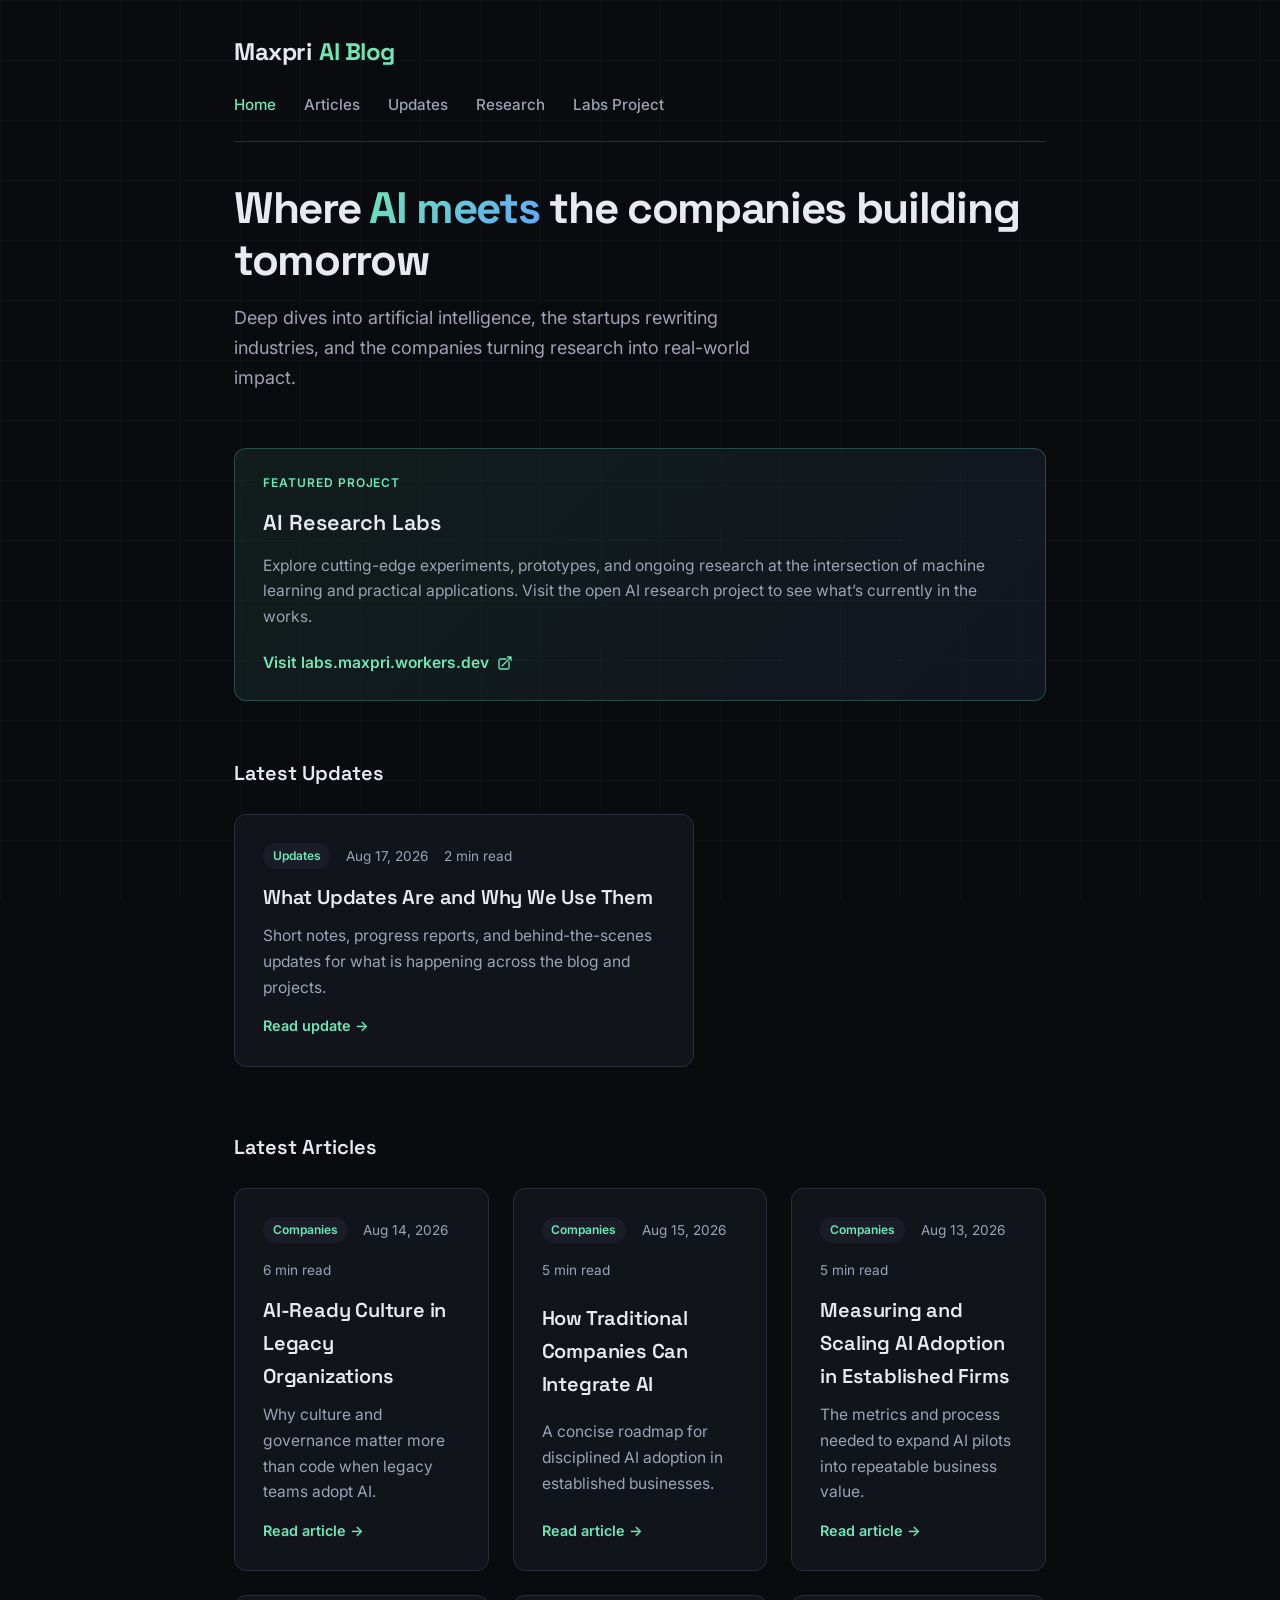
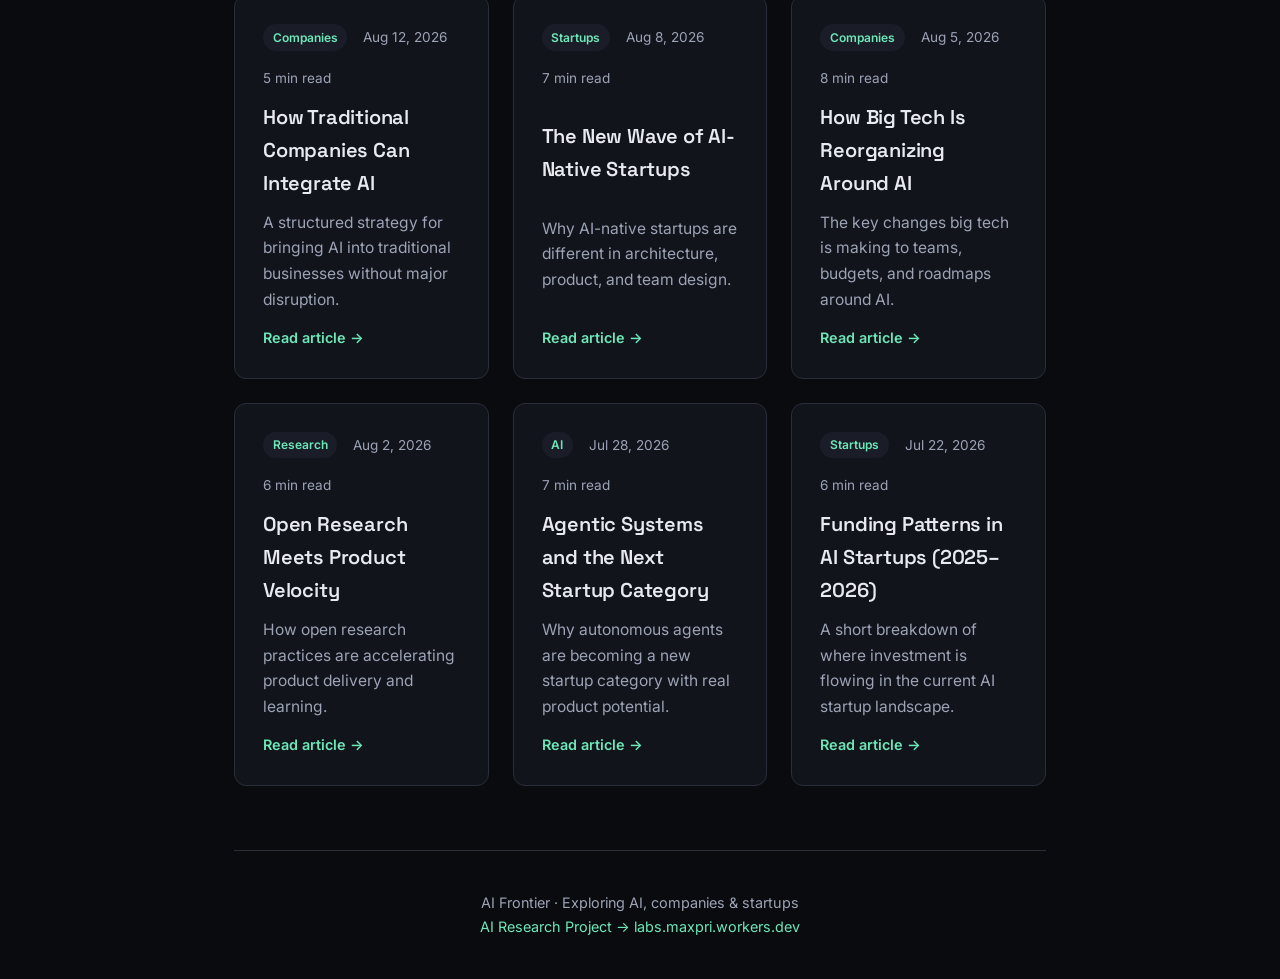
<file: index.html>
<!DOCTYPE html>
<html lang="en">
<head>
  <meta charset="UTF-8" />
  <meta name="viewport" content="width=device-width, initial-scale=1.0" />
  <title>AI Frontier — Insights on AI, Companies & Startups</title>
  <meta name="description" content="A blog exploring artificial intelligence, the companies shaping the future, and the startups pushing boundaries." />
  <link rel="preconnect" href="https://fonts.googleapis.com" />
  <link rel="preconnect" href="https://fonts.gstatic.com" crossorigin />
  <link href="https://fonts.googleapis.com/css2?family=Inter:wght@400;500;600;700&family=Space+Grotesk:wght@500;600;700&display=swap" rel="stylesheet" />
  <link rel="stylesheet" href="style.css" />
</head>
<body>
  <div class="container">
    <header>
      <a href="index.html" class="logo">Maxpri<span>AI Blog</span></a>
      <nav>
        <a href="index.html" class="active">Home</a>
        <a href="#posts">Articles</a>
        <a href="updates/index.html">Updates</a>
        <a href="#research">Research</a>
        <a href="https://labs.maxpri.workers.dev" target="_blank" rel="noopener">Labs Project</a>
      </nav>
    </header>

    <section class="hero">
      <h1>Where <span class="gradient">AI meets</span> the companies building tomorrow</h1>
      <p>
        Deep dives into artificial intelligence, the startups rewriting industries,
        and the companies turning research into real-world impact.
      </p>
    </section>

    <section class="research-callout" id="research">
      <div class="label">Featured Project</div>
      <h2>AI Research Labs</h2>
      <p>
        Explore cutting-edge experiments, prototypes, and ongoing research at the intersection of
        machine learning and practical applications. Visit the open AI research project to see
        what’s currently in the works.
      </p>
      <a href="https://labs.maxpri.workers.dev" target="_blank" rel="noopener noreferrer">
        Visit labs.maxpri.workers.dev
        <svg xmlns="http://www.w3.org/2000/svg" fill="none" viewBox="0 0 24 24" stroke="currentColor" stroke-width="2">
          <path stroke-linecap="round" stroke-linejoin="round" d="M13.5 6H5.25A2.25 2.25 0 003 8.25v10.5A2.25 2.25 0 005.25 21h10.5A2.25 2.25 0 0018 18.75V10.5m-10.5 6L21 3m0 0h-5.25M21 3v5.25" />
        </svg>
      </a>
    </section>

    <section id="updates">
      <h2 class="section-title">Latest Updates</h2>
      <div class="posts">
        <article class="card">
          <div class="meta">
            <span class="tag">Updates</span>
            <span>Aug 17, 2026</span>
            <span>2 min read</span>
          </div>
          <h3><a href="updates/what-are-updates.html">What Updates Are and Why We Use Them</a></h3>
          <p>
            Short notes, progress reports, and behind-the-scenes updates for what is happening across the blog and projects.
          </p>
          <a class="read-more" href="updates/what-are-updates.html">Read update →</a>
        </article>
      </div>
    </section>

    <section id="posts">
      <h2 class="section-title">Latest Articles</h2>
      <div class="posts">

        <article class="card">
          <div class="meta">
            <span class="tag">Companies</span>
            <span>Aug 14, 2026</span>
            <span>6 min read</span>
          </div>
          <h3><a href="articles/ai-ready-culture.html">AI-Ready Culture in Legacy Organizations</a></h3>
          <p>
            Why culture and governance matter more than code when legacy teams adopt AI.
          </p>
          <a class="read-more" href="articles/ai-ready-culture.html">Read article →</a>
        </article>

        <article class="card">
          <div class="meta">
            <span class="tag">Companies</span>
            <span>Aug 15, 2026</span>
            <span>5 min read</span>
          </div>
          <h3><a href="articles/integrating-ai-2.html">How Traditional Companies Can Integrate AI</a></h3>
          <p>
            A concise roadmap for disciplined AI adoption in established businesses.
          </p>
          <a class="read-more" href="articles/integrating-ai-2.html">Read article →</a>
        </article>

        <article class="card">
          <div class="meta">
            <span class="tag">Companies</span>
            <span>Aug 13, 2026</span>
            <span>5 min read</span>
          </div>
          <h3><a href="articles/scaling-ai-adoption.html">Measuring and Scaling AI Adoption in Established Firms</a></h3>
          <p>
            The metrics and process needed to expand AI pilots into repeatable business value.
          </p>
          <a class="read-more" href="articles/scaling-ai-adoption.html">Read article →</a>
        </article>

        <article class="card">
          <div class="meta">
            <span class="tag">Companies</span>
            <span>Aug 12, 2026</span>
            <span>5 min read</span>
          </div>
          <h3><a href="articles/integrating-ai.html">How Traditional Companies Can Integrate AI</a></h3>
          <p>
            A structured strategy for bringing AI into traditional businesses without major disruption.
          </p>
          <a class="read-more" href="articles/integrating-ai.html">Read article →</a>
        </article>

        <article class="card">
          <div class="meta">
            <span class="tag">Startups</span>
            <span>Aug 8, 2026</span>
            <span>7 min read</span>
          </div>
          <h3><a href="articles/ai-native-startups.html">The New Wave of AI-Native Startups</a></h3>
          <p>
            Why AI-native startups are different in architecture, product, and team design.
          </p>
          <a class="read-more" href="articles/ai-native-startups.html">Read article →</a>
        </article>

        <article class="card">
          <div class="meta">
            <span class="tag">Companies</span>
            <span>Aug 5, 2026</span>
            <span>8 min read</span>
          </div>
          <h3><a href="articles/big-tech-ai.html">How Big Tech Is Reorganizing Around AI</a></h3>
          <p>
            The key changes big tech is making to teams, budgets, and roadmaps around AI.
          </p>
          <a class="read-more" href="articles/big-tech-ai.html">Read article →</a>
        </article>

        <article class="card">
          <div class="meta">
            <span class="tag">Research</span>
            <span>Aug 2, 2026</span>
            <span>6 min read</span>
          </div>
          <h3><a href="articles/open-research.html">Open Research Meets Product Velocity</a></h3>
          <p>
            How open research practices are accelerating product delivery and learning.
          </p>
          <a class="read-more" href="articles/open-research.html">Read article →</a>
        </article>

        <article class="card">
          <div class="meta">
            <span class="tag">AI</span>
            <span>Jul 28, 2026</span>
            <span>7 min read</span>
          </div>
          <h3><a href="articles/agentic-systems.html">Agentic Systems and the Next Startup Category</a></h3>
          <p>
            Why autonomous agents are becoming a new startup category with real product potential.
          </p>
          <a class="read-more" href="articles/agentic-systems.html">Read article →</a>
        </article>

        <article class="card">
          <div class="meta">
            <span class="tag">Startups</span>
            <span>Jul 22, 2026</span>
            <span>6 min read</span>
          </div>
          <h3><a href="articles/funding-patterns.html">Funding Patterns in AI Startups (2025–2026)</a></h3>
          <p>
            A short breakdown of where investment is flowing in the current AI startup landscape.
          </p>
          <a class="read-more" href="articles/funding-patterns.html">Read article →</a>
        </article>

      </div>
    </section>

    <footer>
      <p>
        AI Frontier · Exploring AI, companies & startups
        <br />
        <a href="https://labs.maxpri.workers.dev" target="_blank" rel="noopener">AI Research Project → labs.maxpri.workers.dev</a>
      </p>
    </footer>
  </div>
</body>
</html>
</file>
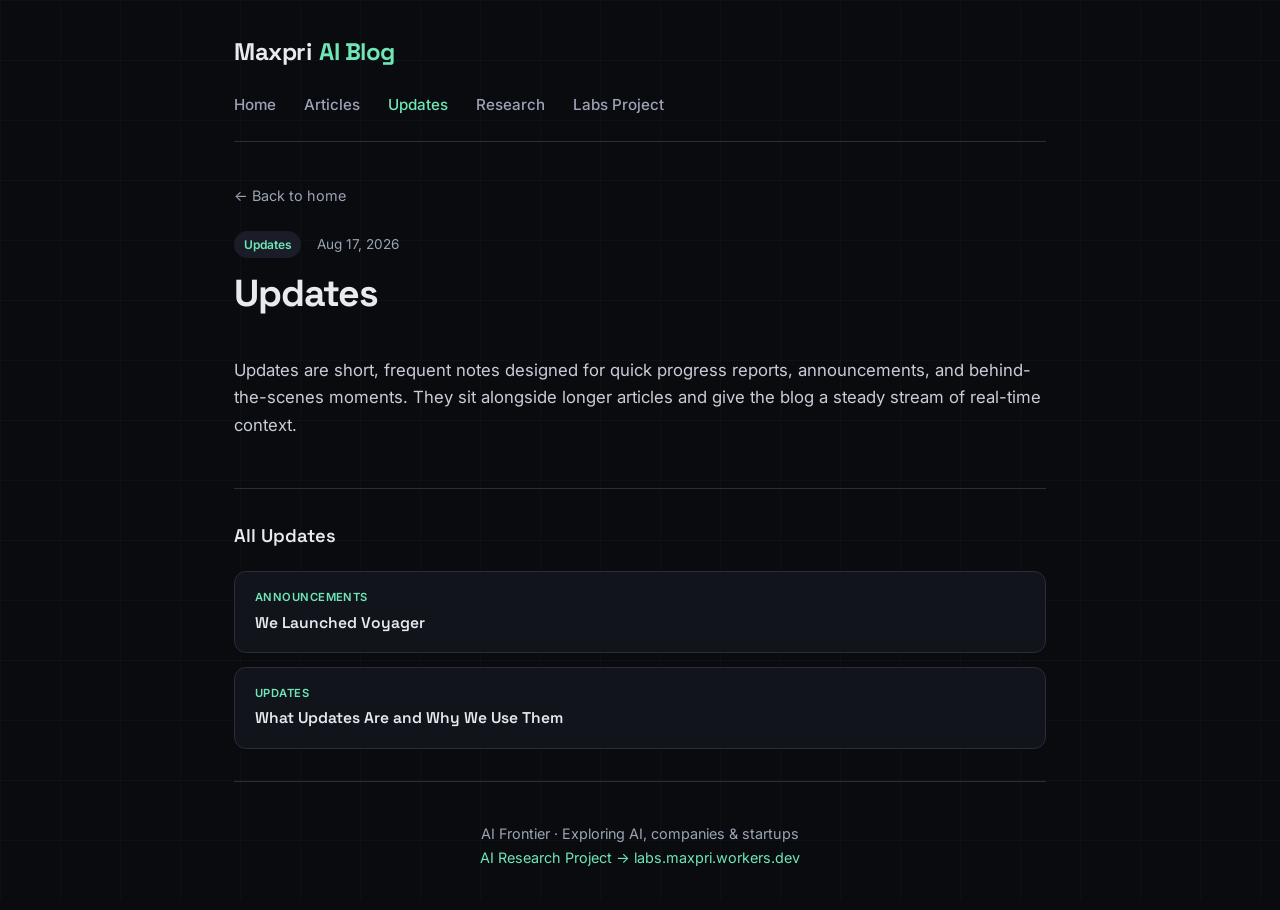
<file: updates/index.html>
﻿<!DOCTYPE html>
<html lang="en">
<head>
  <meta charset="UTF-8" />
  <meta name="viewport" content="width=device-width, initial-scale=1.0" />
  <title>Updates — AI Frontier</title>
  <meta name="description" content="Short progress notes, announcements, and behind-the-scenes updates from the blog and research projects." />
  <link rel="preconnect" href="https://fonts.googleapis.com" />
  <link rel="preconnect" href="https://fonts.gstatic.com" crossorigin />
  <link href="https://fonts.googleapis.com/css2?family=Inter:wght@400;500;600;700&family=Space+Grotesk:wght@500;600;700&display=swap" rel="stylesheet" />
  <link rel="stylesheet" href="../style.css" />
</head>
<body>
  <div class="container">
    <header>
      <a href="../index.html" class="logo">Maxpri<span>AI Blog</span></a>
      <nav>
        <a href="../index.html">Home</a>
        <a href="../index.html#posts">Articles</a>
        <a href="index.html" class="active">Updates</a>
        <a href="../index.html#research">Research</a>
        <a href="https://labs.maxpri.workers.dev" target="_blank" rel="noopener">Labs Project</a>
      </nav>
    </header>

    <main>
      <a href="../index.html" class="back-link">← Back to home</a>

      <article>
        <div class="article-header">
          <div class="meta">
            <span class="tag">Updates</span>
            <span>Aug 17, 2026</span>
          </div>
          <h1>Updates</h1>
        </div>

        <div class="article-body">
          <p>
            Updates are short, frequent notes designed for quick progress reports, announcements,
            and behind-the-scenes moments. They sit alongside longer articles and give the blog a
            steady stream of real-time context.
          </p>
        </div>
      </article>

      <section class="related">
        <h2>All Updates</h2>
        <div class="related-list">
          <a href="voyager-launch.html">
            <div class="rel-tag">Announcements</div>
            <div class="rel-title">We Launched Voyager</div>
          </a>
          <a href="what-are-updates.html">
            <div class="rel-tag">Updates</div>
            <div class="rel-title">What Updates Are and Why We Use Them</div>
          </a>
        </div>
      </section>
    </main>

    <footer>
      <p>
        AI Frontier · Exploring AI, companies & startups
        <br />
        <a href="https://labs.maxpri.workers.dev" target="_blank" rel="noopener">AI Research Project → labs.maxpri.workers.dev</a>
      </p>
    </footer>
  </div>
</body>
</html>
</file>
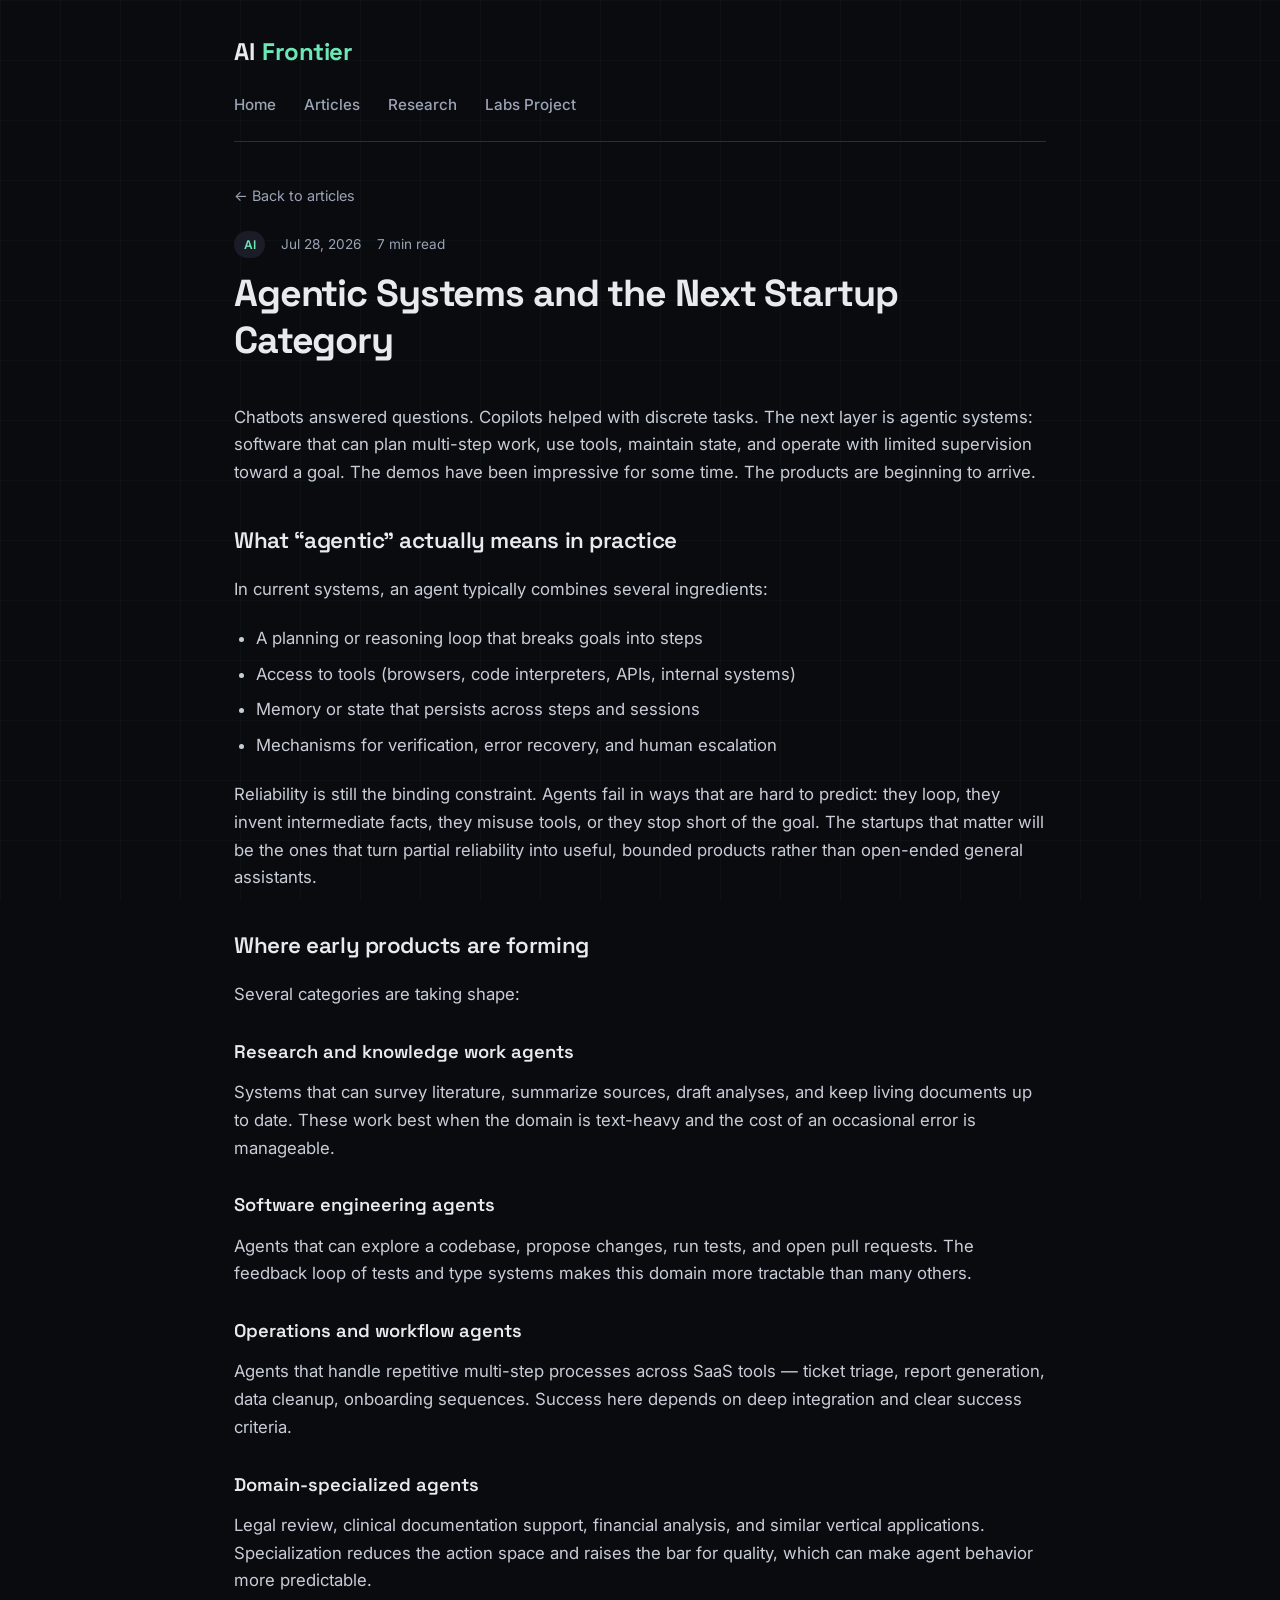
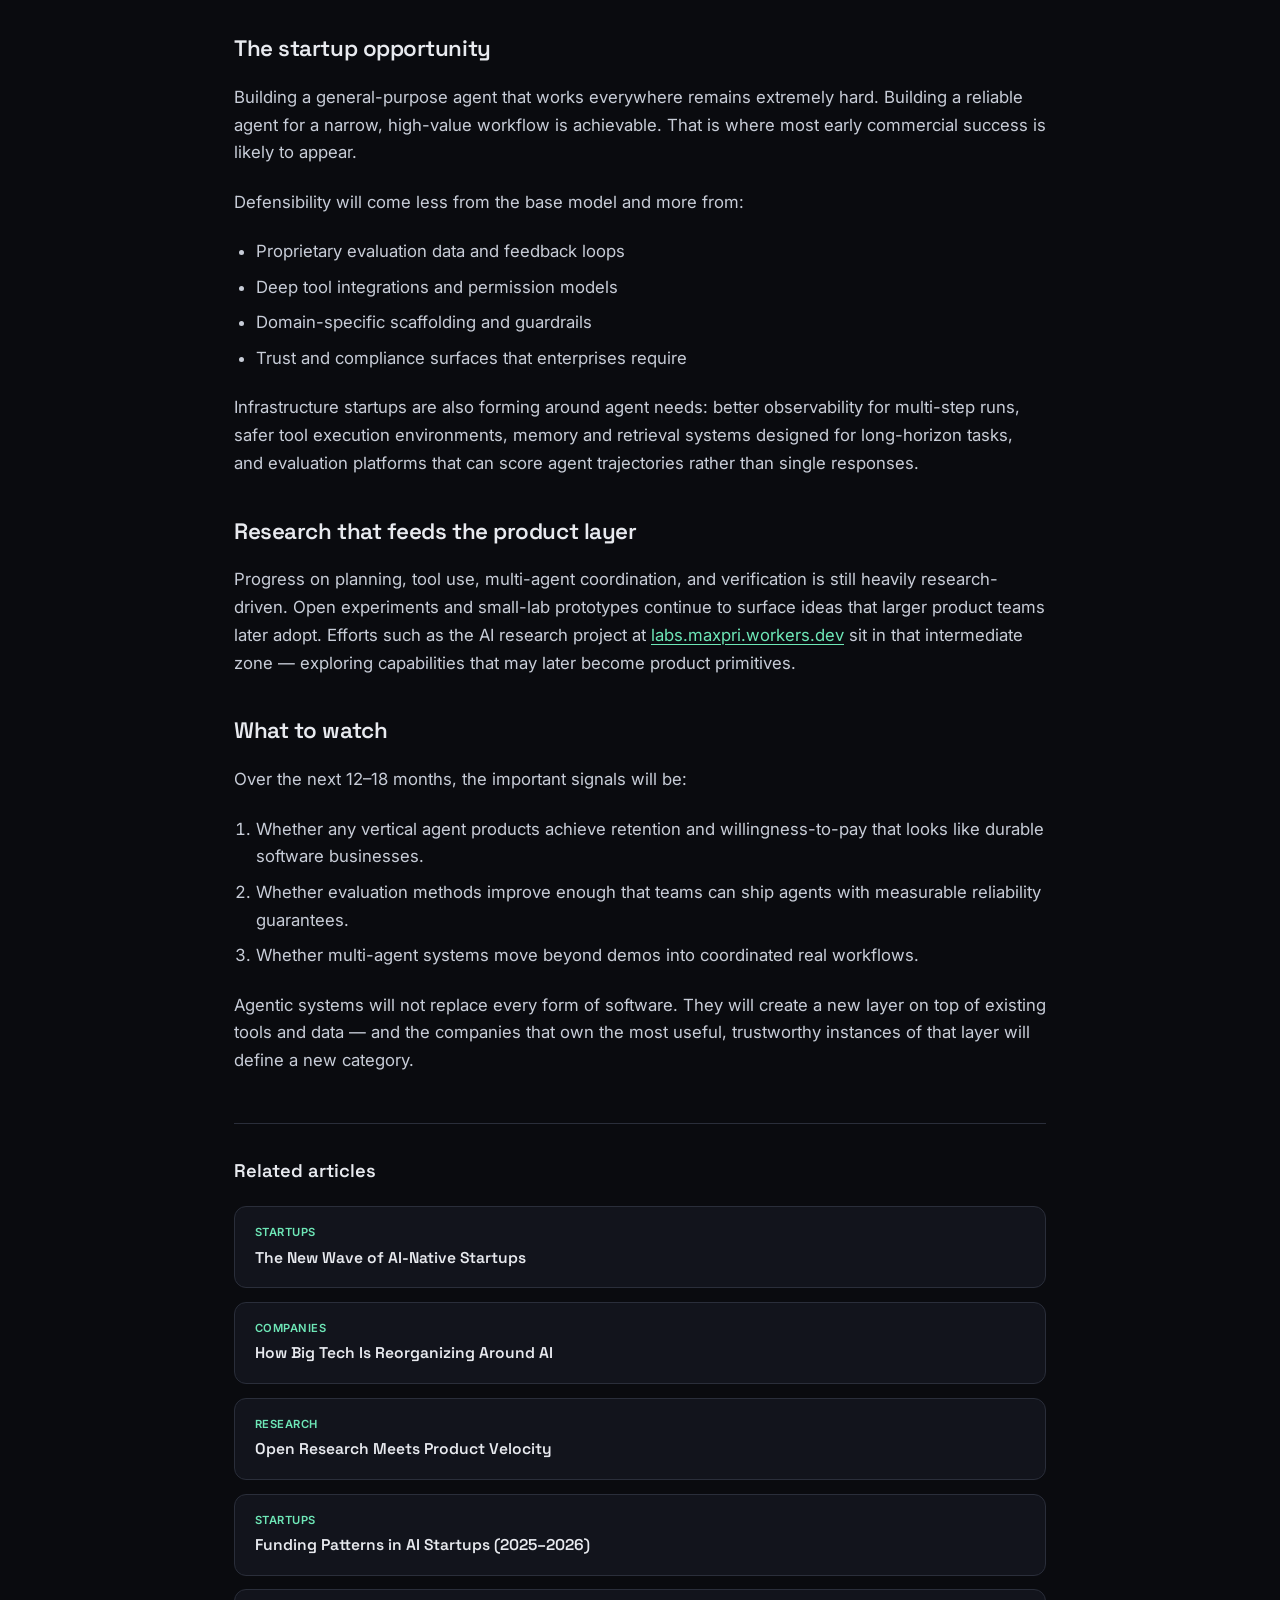
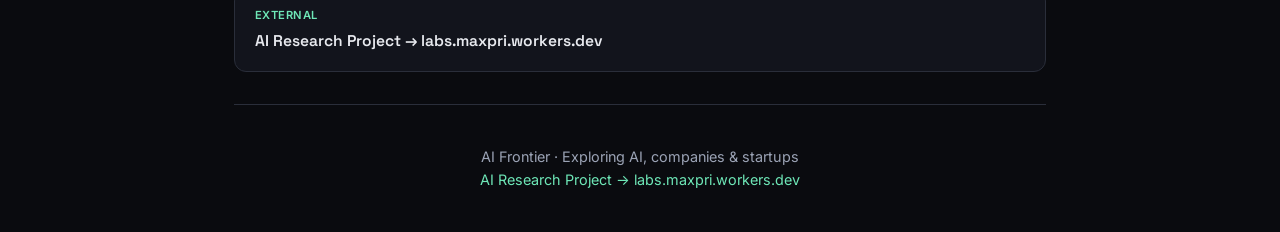
<file: articles/agentic-systems.html>
<!DOCTYPE html>
<html lang="en">
<head>
  <meta charset="UTF-8" />
  <meta name="viewport" content="width=device-width, initial-scale=1.0" />
  <title>Agentic Systems and the Next Startup Category — AI Frontier</title>
  <meta name="description" content="Autonomous agents are moving from demos to products. What categories will emerge and who is positioning for them?" />
  <link rel="preconnect" href="https://fonts.googleapis.com" />
  <link rel="preconnect" href="https://fonts.gstatic.com" crossorigin />
  <link href="https://fonts.googleapis.com/css2?family=Inter:wght@400;500;600;700&family=Space+Grotesk:wght@500;600;700&display=swap" rel="stylesheet" />
  <link rel="stylesheet" href="../style.css" />
</head>
<body>
  <div class="container">
    <header>
      <a href="../index.html" class="logo">AI<span>Frontier</span></a>
      <nav>
        <a href="../index.html">Home</a>
        <a href="../index.html#posts">Articles</a>
        <a href="../index.html#research">Research</a>
        <a href="https://labs.maxpri.workers.dev" target="_blank" rel="noopener">Labs Project</a>
      </nav>
    </header>

    <a href="../index.html" class="back-link">← Back to articles</a>

    <div class="article-header">
      <div class="meta">
        <span class="tag">AI</span>
        <span>Jul 28, 2026</span>
        <span>7 min read</span>
      </div>
      <h1>Agentic Systems and the Next Startup Category</h1>
    </div>

    <div class="article-body">
      <p>
        Chatbots answered questions. Copilots helped with discrete tasks. The next layer is
        agentic systems: software that can plan multi-step work, use tools, maintain state, and
        operate with limited supervision toward a goal. The demos have been impressive for some
        time. The products are beginning to arrive.
      </p>

      <h2>What “agentic” actually means in practice</h2>

      <p>
        In current systems, an agent typically combines several ingredients:
      </p>

      <ul>
        <li>A planning or reasoning loop that breaks goals into steps</li>
        <li>Access to tools (browsers, code interpreters, APIs, internal systems)</li>
        <li>Memory or state that persists across steps and sessions</li>
        <li>Mechanisms for verification, error recovery, and human escalation</li>
      </ul>

      <p>
        Reliability is still the binding constraint. Agents fail in ways that are hard to
        predict: they loop, they invent intermediate facts, they misuse tools, or they stop
        short of the goal. The startups that matter will be the ones that turn partial
        reliability into useful, bounded products rather than open-ended general assistants.
      </p>

      <h2>Where early products are forming</h2>

      <p>
        Several categories are taking shape:
      </p>

      <h3>Research and knowledge work agents</h3>
      <p>
        Systems that can survey literature, summarize sources, draft analyses, and keep
        living documents up to date. These work best when the domain is text-heavy and the
        cost of an occasional error is manageable.
      </p>

      <h3>Software engineering agents</h3>
      <p>
        Agents that can explore a codebase, propose changes, run tests, and open pull
        requests. The feedback loop of tests and type systems makes this domain more
        tractable than many others.
      </p>

      <h3>Operations and workflow agents</h3>
      <p>
        Agents that handle repetitive multi-step processes across SaaS tools — ticket triage,
        report generation, data cleanup, onboarding sequences. Success here depends on deep
        integration and clear success criteria.
      </p>

      <h3>Domain-specialized agents</h3>
      <p>
        Legal review, clinical documentation support, financial analysis, and similar vertical
        applications. Specialization reduces the action space and raises the bar for quality,
        which can make agent behavior more predictable.
      </p>

      <h2>The startup opportunity</h2>

      <p>
        Building a general-purpose agent that works everywhere remains extremely hard. Building
        a reliable agent for a narrow, high-value workflow is achievable. That is where most
        early commercial success is likely to appear.
      </p>

      <p>
        Defensibility will come less from the base model and more from:
      </p>

      <ul>
        <li>Proprietary evaluation data and feedback loops</li>
        <li>Deep tool integrations and permission models</li>
        <li>Domain-specific scaffolding and guardrails</li>
        <li>Trust and compliance surfaces that enterprises require</li>
      </ul>

      <p>
        Infrastructure startups are also forming around agent needs: better observability for
        multi-step runs, safer tool execution environments, memory and retrieval systems
        designed for long-horizon tasks, and evaluation platforms that can score agent
        trajectories rather than single responses.
      </p>

      <h2>Research that feeds the product layer</h2>

      <p>
        Progress on planning, tool use, multi-agent coordination, and verification is still
        heavily research-driven. Open experiments and small-lab prototypes continue to surface
        ideas that larger product teams later adopt. Efforts such as the AI research project at
        <a href="https://labs.maxpri.workers.dev" target="_blank" rel="noopener">labs.maxpri.workers.dev</a>
        sit in that intermediate zone — exploring capabilities that may later become product
        primitives.
      </p>

      <h2>What to watch</h2>

      <p>
        Over the next 12–18 months, the important signals will be:
      </p>

      <ol>
        <li>Whether any vertical agent products achieve retention and willingness-to-pay that
          looks like durable software businesses.</li>
        <li>Whether evaluation methods improve enough that teams can ship agents with
          measurable reliability guarantees.</li>
        <li>Whether multi-agent systems move beyond demos into coordinated real workflows.</li>
      </ol>

      <p>
        Agentic systems will not replace every form of software. They will create a new layer
        on top of existing tools and data — and the companies that own the most useful,
        trustworthy instances of that layer will define a new category.
      </p>
    </div>

    <section class="related">
      <h2>Related articles</h2>
      <div class="related-list">
        <a href="ai-native-startups.html">
          <div class="rel-tag">Startups</div>
          <div class="rel-title">The New Wave of AI-Native Startups</div>
        </a>
        <a href="big-tech-ai.html">
          <div class="rel-tag">Companies</div>
          <div class="rel-title">How Big Tech Is Reorganizing Around AI</div>
        </a>
        <a href="open-research.html">
          <div class="rel-tag">Research</div>
          <div class="rel-title">Open Research Meets Product Velocity</div>
        </a>
        <a href="funding-patterns.html">
          <div class="rel-tag">Startups</div>
          <div class="rel-title">Funding Patterns in AI Startups (2025–2026)</div>
        </a>
        <a href="https://labs.maxpri.workers.dev" target="_blank" rel="noopener">
          <div class="rel-tag">External</div>
          <div class="rel-title">AI Research Project → labs.maxpri.workers.dev</div>
        </a>
      </div>
    </section>

    <footer>
      <p>
        AI Frontier · Exploring AI, companies & startups
        <br />
        <a href="https://labs.maxpri.workers.dev" target="_blank" rel="noopener">AI Research Project → labs.maxpri.workers.dev</a>
      </p>
    </footer>
  </div>
</body>
</html>
</file>
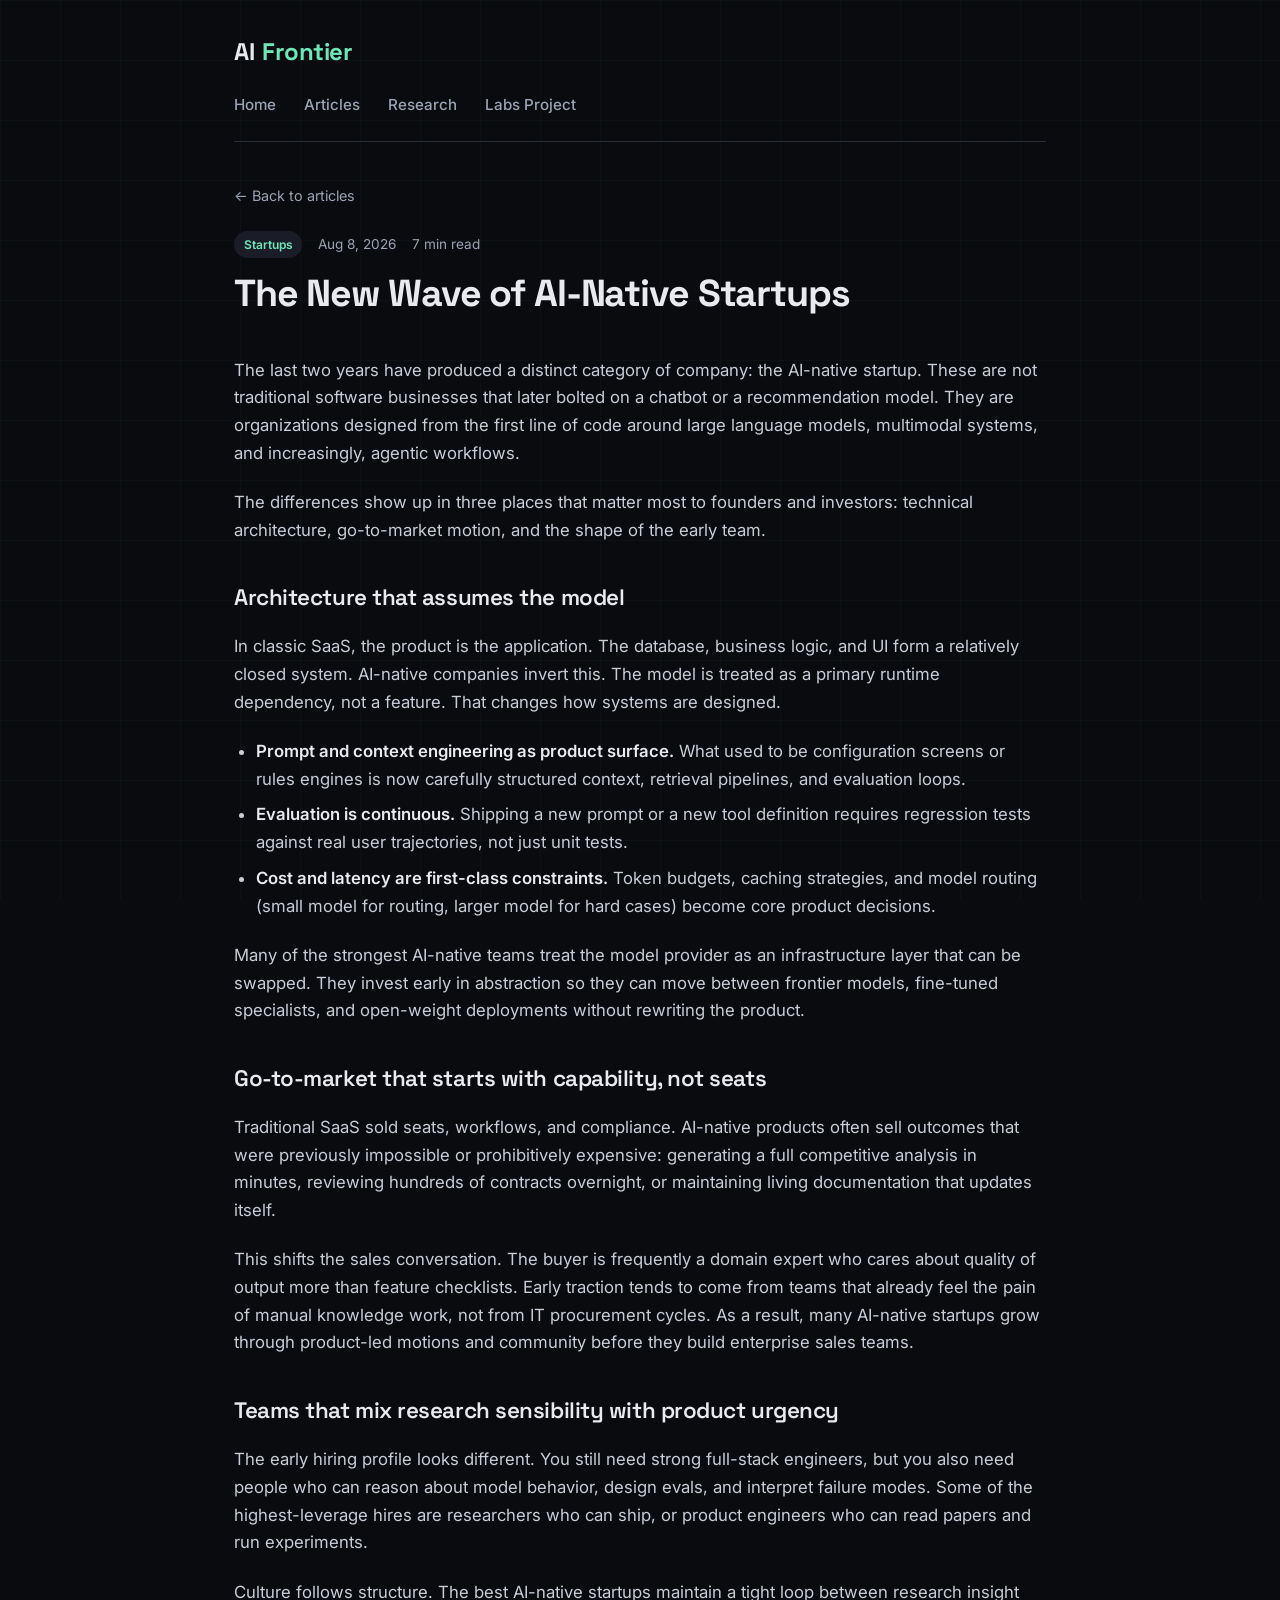
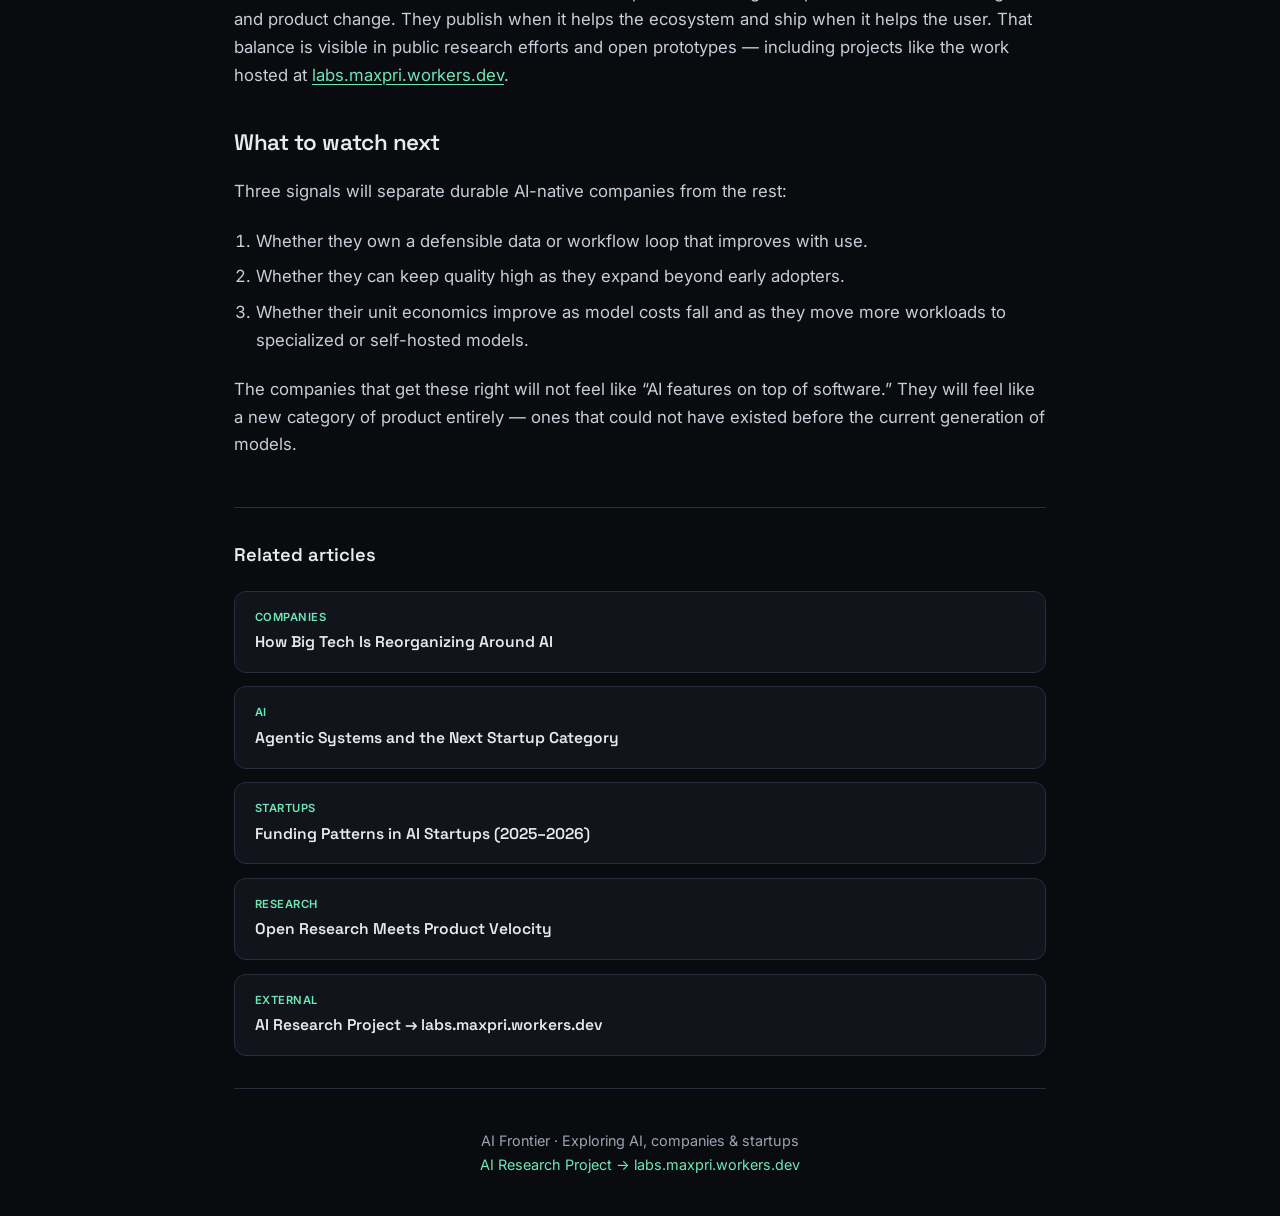
<file: articles/ai-native-startups.html>
<!DOCTYPE html>
<html lang="en">
<head>
  <meta charset="UTF-8" />
  <meta name="viewport" content="width=device-width, initial-scale=1.0" />
  <title>The New Wave of AI-Native Startups — AI Frontier</title>
  <meta name="description" content="How AI-native startups differ from traditional SaaS in architecture, go-to-market, and team composition." />
  <link rel="preconnect" href="https://fonts.googleapis.com" />
  <link rel="preconnect" href="https://fonts.gstatic.com" crossorigin />
  <link href="https://fonts.googleapis.com/css2?family=Inter:wght@400;500;600;700&family=Space+Grotesk:wght@500;600;700&display=swap" rel="stylesheet" />
  <link rel="stylesheet" href="../style.css" />
</head>
<body>
  <div class="container">
    <header>
      <a href="../index.html" class="logo">AI<span>Frontier</span></a>
      <nav>
        <a href="../index.html">Home</a>
        <a href="../index.html#posts">Articles</a>
        <a href="../index.html#research">Research</a>
        <a href="https://labs.maxpri.workers.dev" target="_blank" rel="noopener">Labs Project</a>
      </nav>
    </header>

    <a href="../index.html" class="back-link">← Back to articles</a>

    <div class="article-header">
      <div class="meta">
        <span class="tag">Startups</span>
        <span>Aug 8, 2026</span>
        <span>7 min read</span>
      </div>
      <h1>The New Wave of AI-Native Startups</h1>
    </div>

    <div class="article-body">
      <p>
        The last two years have produced a distinct category of company: the AI-native startup.
        These are not traditional software businesses that later bolted on a chatbot or a
        recommendation model. They are organizations designed from the first line of code around
        large language models, multimodal systems, and increasingly, agentic workflows.
      </p>

      <p>
        The differences show up in three places that matter most to founders and investors:
        technical architecture, go-to-market motion, and the shape of the early team.
      </p>

      <h2>Architecture that assumes the model</h2>

      <p>
        In classic SaaS, the product is the application. The database, business logic, and UI
        form a relatively closed system. AI-native companies invert this. The model is treated as
        a primary runtime dependency, not a feature. That changes how systems are designed.
      </p>

      <ul>
        <li><strong>Prompt and context engineering as product surface.</strong> What used to be
          configuration screens or rules engines is now carefully structured context, retrieval
          pipelines, and evaluation loops.</li>
        <li><strong>Evaluation is continuous.</strong> Shipping a new prompt or a new tool
          definition requires regression tests against real user trajectories, not just unit tests.</li>
        <li><strong>Cost and latency are first-class constraints.</strong> Token budgets, caching
          strategies, and model routing (small model for routing, larger model for hard cases)
          become core product decisions.</li>
      </ul>

      <p>
        Many of the strongest AI-native teams treat the model provider as an infrastructure
        layer that can be swapped. They invest early in abstraction so they can move between
        frontier models, fine-tuned specialists, and open-weight deployments without rewriting
        the product.
      </p>

      <h2>Go-to-market that starts with capability, not seats</h2>

      <p>
        Traditional SaaS sold seats, workflows, and compliance. AI-native products often sell
        outcomes that were previously impossible or prohibitively expensive: generating a full
        competitive analysis in minutes, reviewing hundreds of contracts overnight, or
        maintaining living documentation that updates itself.
      </p>

      <p>
        This shifts the sales conversation. The buyer is frequently a domain expert who cares
        about quality of output more than feature checklists. Early traction tends to come from
        teams that already feel the pain of manual knowledge work, not from IT procurement
        cycles. As a result, many AI-native startups grow through product-led motions and
        community before they build enterprise sales teams.
      </p>

      <h2>Teams that mix research sensibility with product urgency</h2>

      <p>
        The early hiring profile looks different. You still need strong full-stack engineers,
        but you also need people who can reason about model behavior, design evals, and
        interpret failure modes. Some of the highest-leverage hires are researchers who can
        ship, or product engineers who can read papers and run experiments.
      </p>

      <p>
        Culture follows structure. The best AI-native startups maintain a tight loop between
        research insight and product change. They publish when it helps the ecosystem and ship
        when it helps the user. That balance is visible in public research efforts and open
        prototypes — including projects like the work hosted at
        <a href="https://labs.maxpri.workers.dev" target="_blank" rel="noopener">labs.maxpri.workers.dev</a>.
      </p>

      <h2>What to watch next</h2>

      <p>
        Three signals will separate durable AI-native companies from the rest:
      </p>

      <ol>
        <li>Whether they own a defensible data or workflow loop that improves with use.</li>
        <li>Whether they can keep quality high as they expand beyond early adopters.</li>
        <li>Whether their unit economics improve as model costs fall and as they move more
          workloads to specialized or self-hosted models.</li>
      </ol>

      <p>
        The companies that get these right will not feel like “AI features on top of software.”
        They will feel like a new category of product entirely — ones that could not have existed
        before the current generation of models.
      </p>
    </div>

    <section class="related">
      <h2>Related articles</h2>
      <div class="related-list">
        <a href="big-tech-ai.html">
          <div class="rel-tag">Companies</div>
          <div class="rel-title">How Big Tech Is Reorganizing Around AI</div>
        </a>
        <a href="agentic-systems.html">
          <div class="rel-tag">AI</div>
          <div class="rel-title">Agentic Systems and the Next Startup Category</div>
        </a>
        <a href="funding-patterns.html">
          <div class="rel-tag">Startups</div>
          <div class="rel-title">Funding Patterns in AI Startups (2025–2026)</div>
        </a>
        <a href="open-research.html">
          <div class="rel-tag">Research</div>
          <div class="rel-title">Open Research Meets Product Velocity</div>
        </a>
        <a href="https://labs.maxpri.workers.dev" target="_blank" rel="noopener">
          <div class="rel-tag">External</div>
          <div class="rel-title">AI Research Project → labs.maxpri.workers.dev</div>
        </a>
      </div>
    </section>

    <footer>
      <p>
        AI Frontier · Exploring AI, companies & startups
        <br />
        <a href="https://labs.maxpri.workers.dev" target="_blank" rel="noopener">AI Research Project → labs.maxpri.workers.dev</a>
      </p>
    </footer>
  </div>
</body>
</html>
</file>
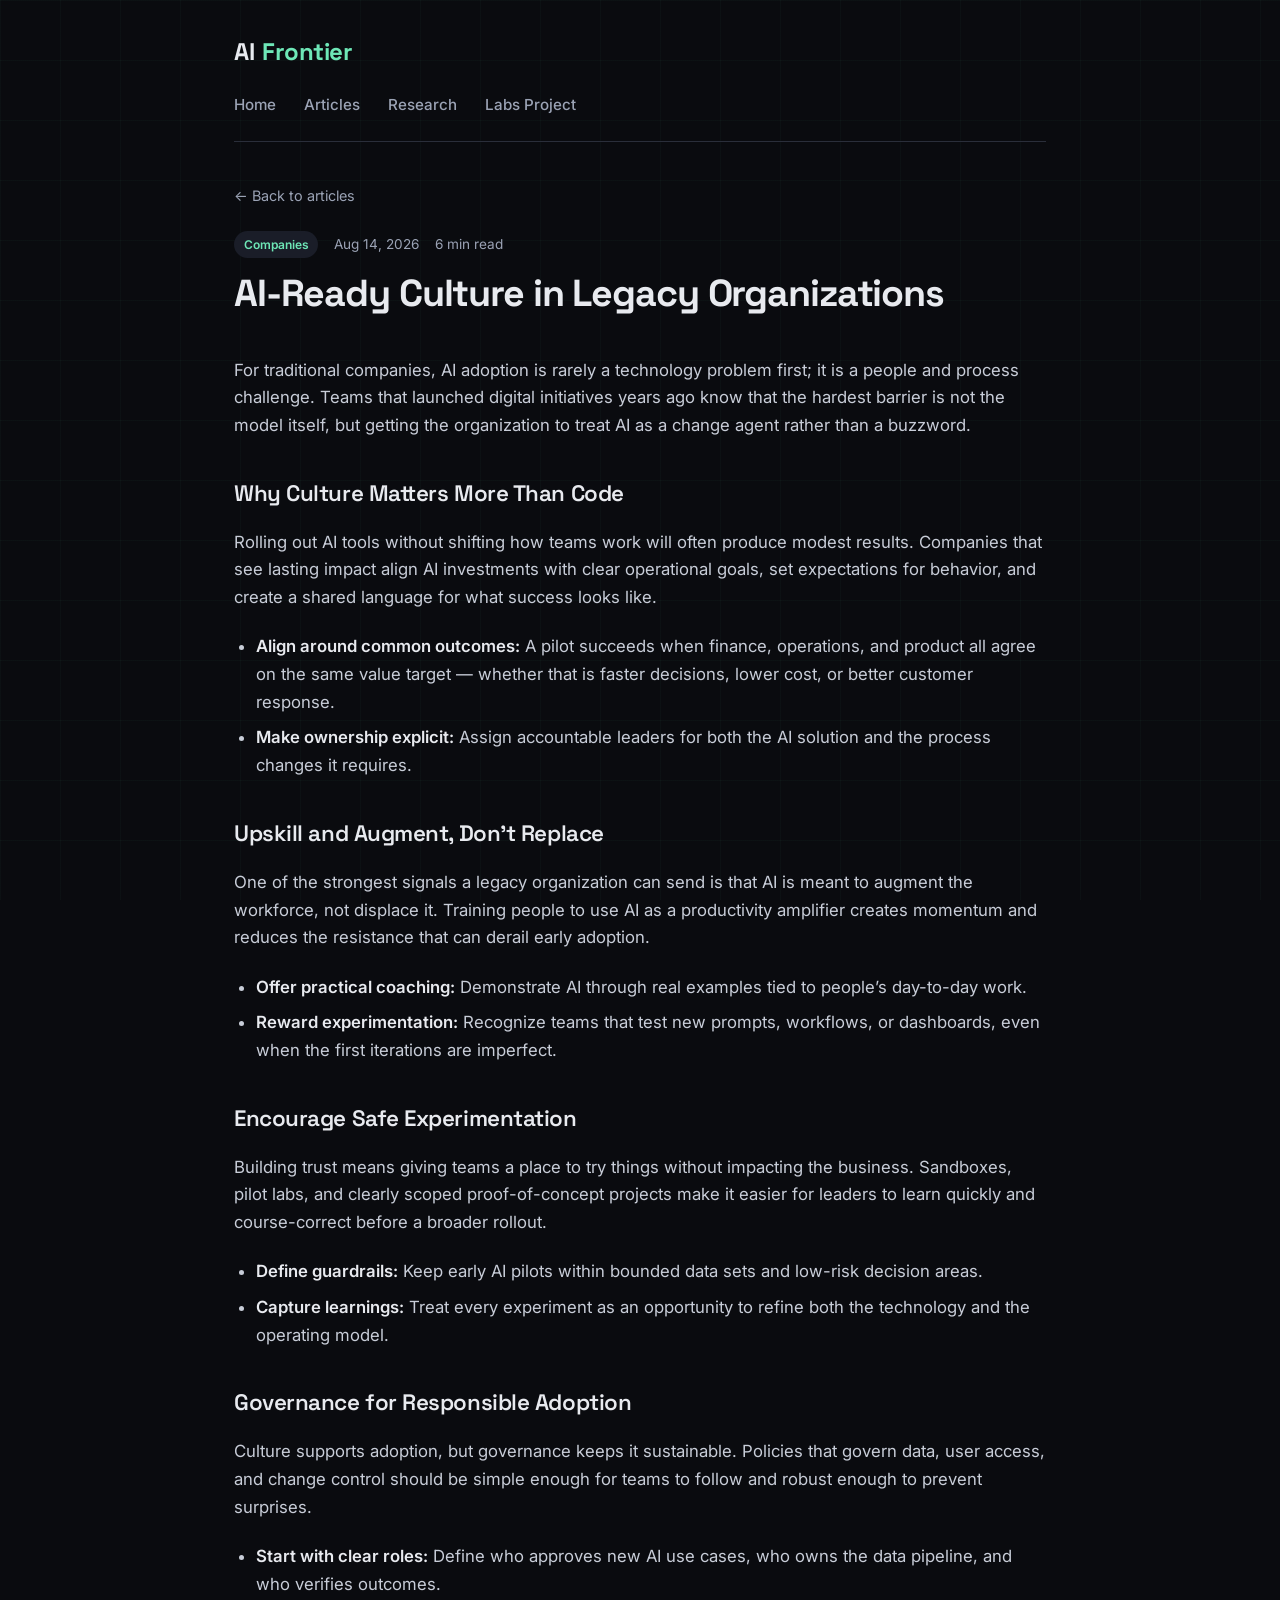
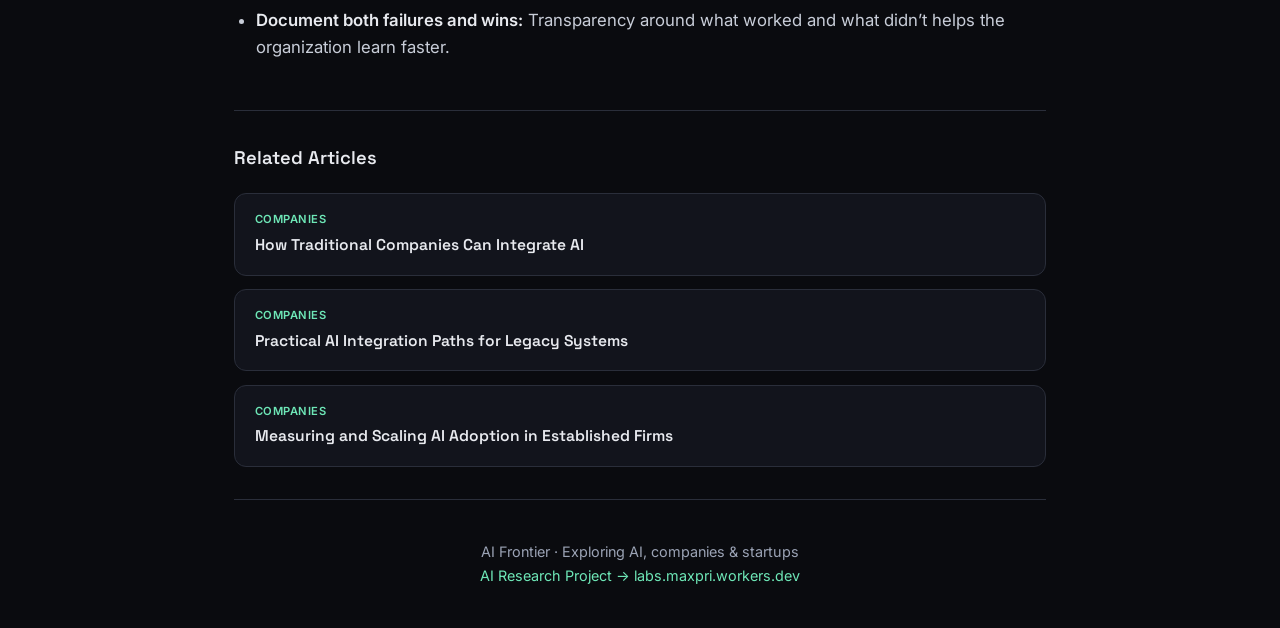
<file: articles/ai-ready-culture.html>
<!DOCTYPE html>
<html lang="en">
<head>
  <meta charset="UTF-8" />
  <meta name="viewport" content="width=device-width, initial-scale=1.0" />
  <title>AI-Ready Culture in Legacy Organizations — AI Frontier</title>
  <meta name="description" content="How legacy organizations can build the culture, governance, and momentum needed to adopt AI successfully." />
  <link rel="preconnect" href="https://fonts.googleapis.com" />
  <link rel="preconnect" href="https://fonts.gstatic.com" crossorigin />
  <link href="https://fonts.googleapis.com/css2?family=Inter:wght@400;500;600;700&family=Space+Grotesk:wght@500;600;700&display=swap" rel="stylesheet" />
  <link rel="stylesheet" href="../style.css" />
</head>
<body>
  <div class="container">
    <header>
      <a href="../index.html" class="logo">AI<span>Frontier</span></a>
      <nav>
        <a href="../index.html">Home</a>
        <a href="../index.html#posts">Articles</a>
        <a href="../index.html#research">Research</a>
        <a href="https://labs.maxpri.workers.dev" target="_blank" rel="noopener">Labs Project</a>
      </nav>
    </header>

    <main>
      <a href="../index.html" class="back-link">← Back to articles</a>

      <article>
        <div class="article-header">
          <div class="meta">
            <span class="tag">Companies</span>
            <span>Aug 14, 2026</span>
            <span>6 min read</span>
          </div>
          <h1>AI-Ready Culture in Legacy Organizations</h1>
        </div>

        <div class="article-body">
          <p>
            For traditional companies, AI adoption is rarely a technology problem first; it is a
            people and process challenge. Teams that launched digital initiatives years ago know that
            the hardest barrier is not the model itself, but getting the organization to treat AI as a
            change agent rather than a buzzword.
          </p>

          <h2>Why Culture Matters More Than Code</h2>
          <p>
            Rolling out AI tools without shifting how teams work will often produce modest results.
            Companies that see lasting impact align AI investments with clear operational goals,
            set expectations for behavior, and create a shared language for what success looks like.
          </p>
          <ul>
            <li>
              <strong>Align around common outcomes:</strong> A pilot succeeds when finance, operations,
              and product all agree on the same value target — whether that is faster decisions, lower
              cost, or better customer response.
            </li>
            <li>
              <strong>Make ownership explicit:</strong> Assign accountable leaders for both the AI
              solution and the process changes it requires.
            </li>
          </ul>

          <h2>Upskill and Augment, Don’t Replace</h2>
          <p>
            One of the strongest signals a legacy organization can send is that AI is meant to augment
            the workforce, not displace it. Training people to use AI as a productivity amplifier
            creates momentum and reduces the resistance that can derail early adoption.
          </p>
          <ul>
            <li>
              <strong>Offer practical coaching:</strong> Demonstrate AI through real examples tied to
              people’s day-to-day work.
            </li>
            <li>
              <strong>Reward experimentation:</strong> Recognize teams that test new prompts, workflows,
              or dashboards, even when the first iterations are imperfect.
            </li>
          </ul>

          <h2>Encourage Safe Experimentation</h2>
          <p>
            Building trust means giving teams a place to try things without impacting the business.
            Sandboxes, pilot labs, and clearly scoped proof-of-concept projects make it easier for
            leaders to learn quickly and course-correct before a broader rollout.
          </p>
          <ul>
            <li>
              <strong>Define guardrails:</strong> Keep early AI pilots within bounded data sets and low-risk
              decision areas.
            </li>
            <li>
              <strong>Capture learnings:</strong> Treat every experiment as an opportunity to refine both the
              technology and the operating model.
            </li>
          </ul>

          <h2>Governance for Responsible Adoption</h2>
          <p>
            Culture supports adoption, but governance keeps it sustainable. Policies that govern data,
            user access, and change control should be simple enough for teams to follow and robust
            enough to prevent surprises.
          </p>
          <ul>
            <li>
              <strong>Start with clear roles:</strong> Define who approves new AI use cases, who owns the
              data pipeline, and who verifies outcomes.
            </li>
            <li>
              <strong>Document both failures and wins:</strong> Transparency around what worked and what
              didn’t helps the organization learn faster.
            </li>
          </ul>
        </div>
      </article>

      <section class="related">
        <h2>Related Articles</h2>
        <div class="related-list">
          <a href="integrating-ai.html">
            <div class="rel-tag">Companies</div>
            <div class="rel-title">How Traditional Companies Can Integrate AI</div>
          </a>
          <a href="legacy-systems-ai.html">
            <div class="rel-tag">Companies</div>
            <div class="rel-title">Practical AI Integration Paths for Legacy Systems</div>
          </a>
          <a href="scaling-ai-adoption.html">
            <div class="rel-tag">Companies</div>
            <div class="rel-title">Measuring and Scaling AI Adoption in Established Firms</div>
          </a>
        </div>
      </section>
    </main>

    <footer>
      <p>
        AI Frontier · Exploring AI, companies & startups
        <br />
        <a href="https://labs.maxpri.workers.dev" target="_blank" rel="noopener">AI Research Project → labs.maxpri.workers.dev</a>
      </p>
    </footer>
  </div>
</body>
</html>
</file>
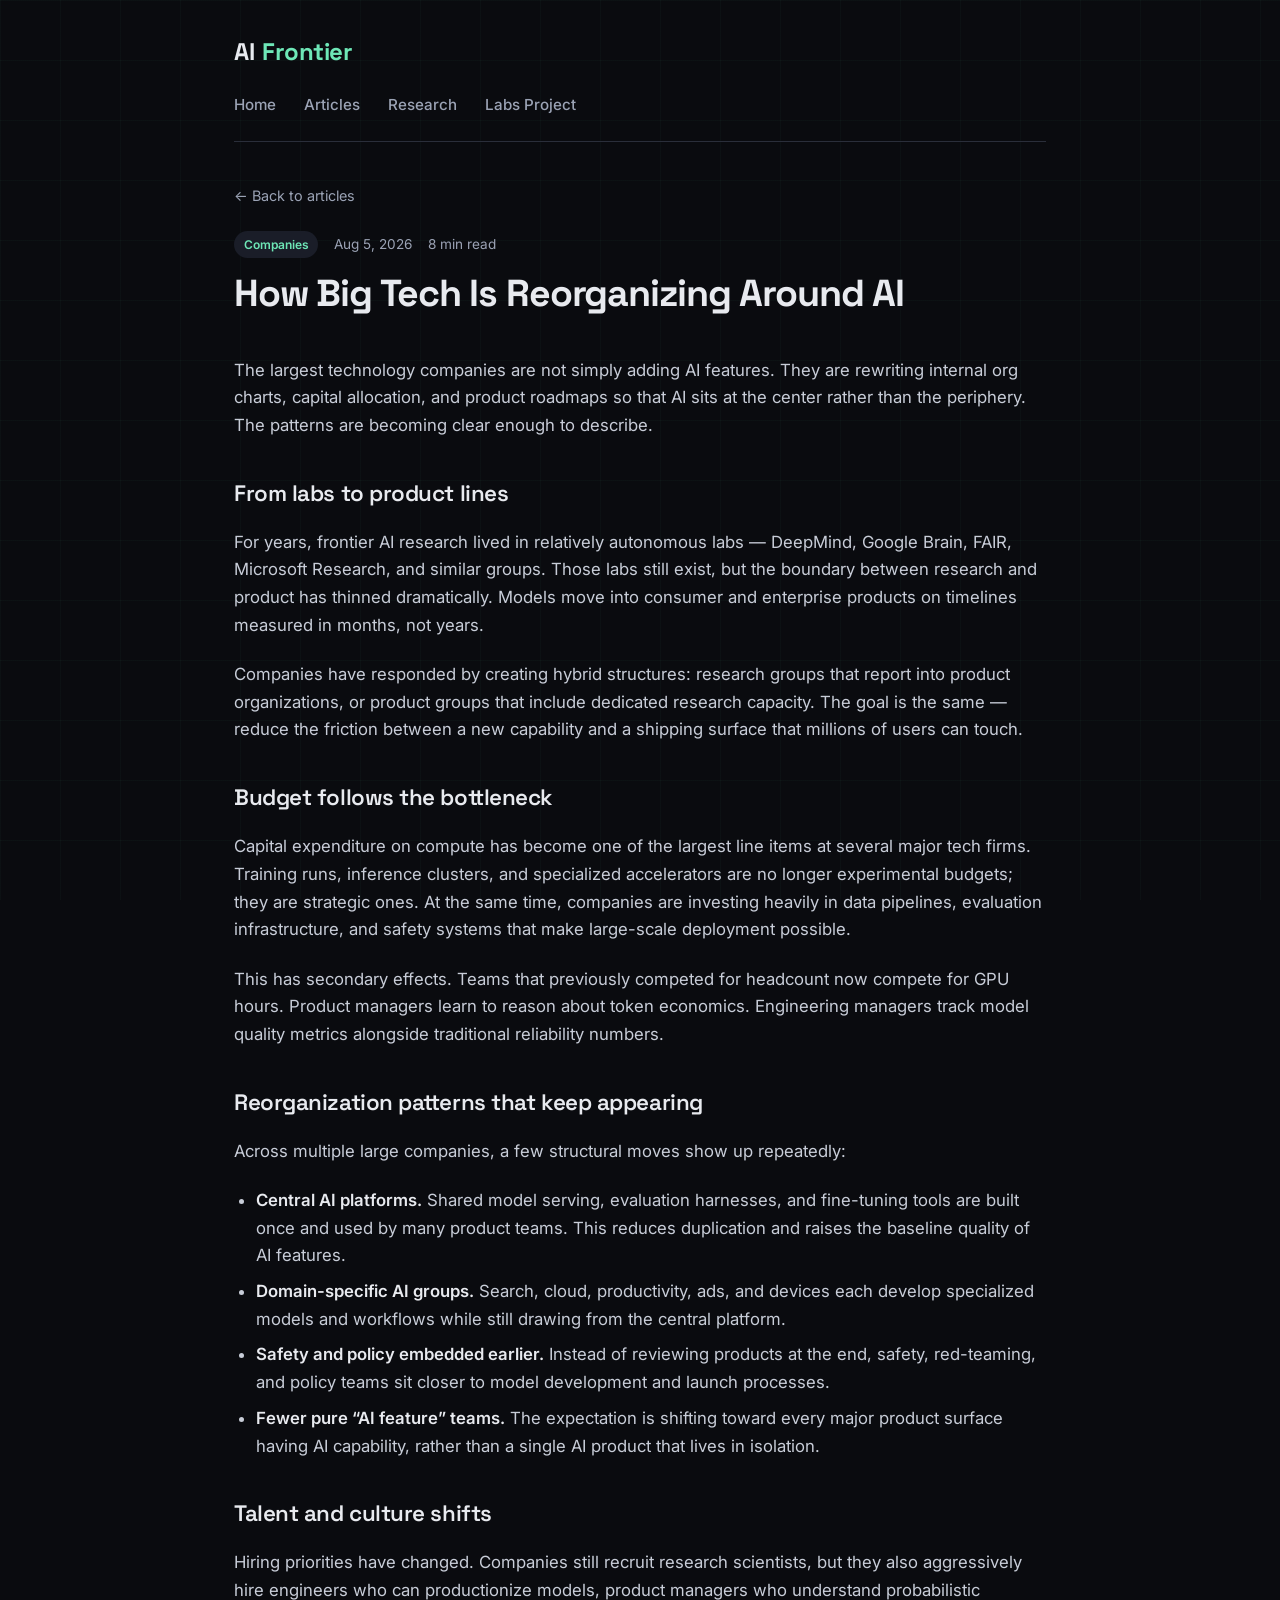
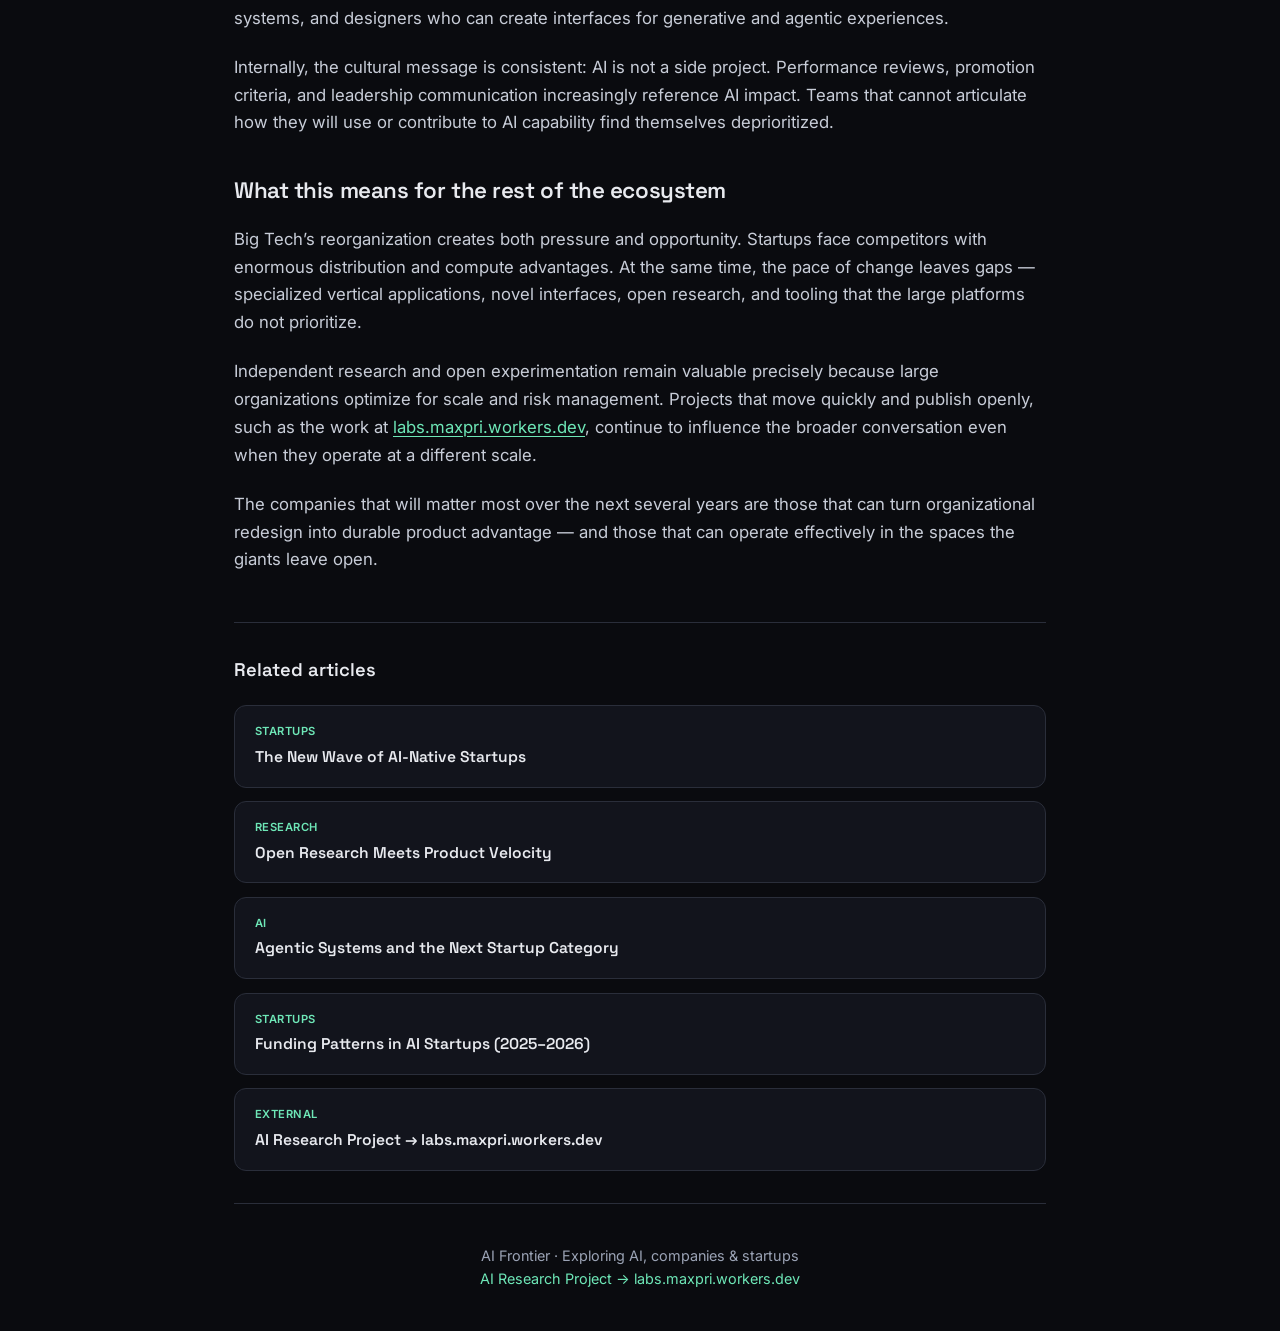
<file: articles/big-tech-ai.html>
<!DOCTYPE html>
<html lang="en">
<head>
  <meta charset="UTF-8" />
  <meta name="viewport" content="width=device-width, initial-scale=1.0" />
  <title>How Big Tech Is Reorganizing Around AI — AI Frontier</title>
  <meta name="description" content="Patterns in how the largest technology companies are restructuring teams, budgets, and roadmaps around AI." />
  <link rel="preconnect" href="https://fonts.googleapis.com" />
  <link rel="preconnect" href="https://fonts.gstatic.com" crossorigin />
  <link href="https://fonts.googleapis.com/css2?family=Inter:wght@400;500;600;700&family=Space+Grotesk:wght@500;600;700&display=swap" rel="stylesheet" />
  <link rel="stylesheet" href="../style.css" />
</head>
<body>
  <div class="container">
    <header>
      <a href="../index.html" class="logo">AI<span>Frontier</span></a>
      <nav>
        <a href="../index.html">Home</a>
        <a href="../index.html#posts">Articles</a>
        <a href="../index.html#research">Research</a>
        <a href="https://labs.maxpri.workers.dev" target="_blank" rel="noopener">Labs Project</a>
      </nav>
    </header>

    <a href="../index.html" class="back-link">← Back to articles</a>

    <div class="article-header">
      <div class="meta">
        <span class="tag">Companies</span>
        <span>Aug 5, 2026</span>
        <span>8 min read</span>
      </div>
      <h1>How Big Tech Is Reorganizing Around AI</h1>
    </div>

    <div class="article-body">
      <p>
        The largest technology companies are not simply adding AI features. They are rewriting
        internal org charts, capital allocation, and product roadmaps so that AI sits at the
        center rather than the periphery. The patterns are becoming clear enough to describe.
      </p>

      <h2>From labs to product lines</h2>

      <p>
        For years, frontier AI research lived in relatively autonomous labs — DeepMind, Google
        Brain, FAIR, Microsoft Research, and similar groups. Those labs still exist, but the
        boundary between research and product has thinned dramatically. Models move into
        consumer and enterprise products on timelines measured in months, not years.
      </p>

      <p>
        Companies have responded by creating hybrid structures: research groups that report
        into product organizations, or product groups that include dedicated research capacity.
        The goal is the same — reduce the friction between a new capability and a shipping
        surface that millions of users can touch.
      </p>

      <h2>Budget follows the bottleneck</h2>

      <p>
        Capital expenditure on compute has become one of the largest line items at several
        major tech firms. Training runs, inference clusters, and specialized accelerators are
        no longer experimental budgets; they are strategic ones. At the same time, companies
        are investing heavily in data pipelines, evaluation infrastructure, and safety systems
        that make large-scale deployment possible.
      </p>

      <p>
        This has secondary effects. Teams that previously competed for headcount now compete
        for GPU hours. Product managers learn to reason about token economics. Engineering
        managers track model quality metrics alongside traditional reliability numbers.
      </p>

      <h2>Reorganization patterns that keep appearing</h2>

      <p>
        Across multiple large companies, a few structural moves show up repeatedly:
      </p>

      <ul>
        <li><strong>Central AI platforms.</strong> Shared model serving, evaluation harnesses,
          and fine-tuning tools are built once and used by many product teams. This reduces
          duplication and raises the baseline quality of AI features.</li>
        <li><strong>Domain-specific AI groups.</strong> Search, cloud, productivity, ads, and
          devices each develop specialized models and workflows while still drawing from the
          central platform.</li>
        <li><strong>Safety and policy embedded earlier.</strong> Instead of reviewing products
          at the end, safety, red-teaming, and policy teams sit closer to model development
          and launch processes.</li>
        <li><strong>Fewer pure “AI feature” teams.</strong> The expectation is shifting toward
          every major product surface having AI capability, rather than a single AI product
          that lives in isolation.</li>
      </ul>

      <h2>Talent and culture shifts</h2>

      <p>
        Hiring priorities have changed. Companies still recruit research scientists, but they
        also aggressively hire engineers who can productionize models, product managers who
        understand probabilistic systems, and designers who can create interfaces for
        generative and agentic experiences.
      </p>

      <p>
        Internally, the cultural message is consistent: AI is not a side project. Performance
        reviews, promotion criteria, and leadership communication increasingly reference AI
        impact. Teams that cannot articulate how they will use or contribute to AI capability
        find themselves deprioritized.
      </p>

      <h2>What this means for the rest of the ecosystem</h2>

      <p>
        Big Tech’s reorganization creates both pressure and opportunity. Startups face
        competitors with enormous distribution and compute advantages. At the same time,
        the pace of change leaves gaps — specialized vertical applications, novel interfaces,
        open research, and tooling that the large platforms do not prioritize.
      </p>

      <p>
        Independent research and open experimentation remain valuable precisely because large
        organizations optimize for scale and risk management. Projects that move quickly and
        publish openly, such as the work at
        <a href="https://labs.maxpri.workers.dev" target="_blank" rel="noopener">labs.maxpri.workers.dev</a>,
        continue to influence the broader conversation even when they operate at a different
        scale.
      </p>

      <p>
        The companies that will matter most over the next several years are those that can
        turn organizational redesign into durable product advantage — and those that can
        operate effectively in the spaces the giants leave open.
      </p>
    </div>

    <section class="related">
      <h2>Related articles</h2>
      <div class="related-list">
        <a href="ai-native-startups.html">
          <div class="rel-tag">Startups</div>
          <div class="rel-title">The New Wave of AI-Native Startups</div>
        </a>
        <a href="open-research.html">
          <div class="rel-tag">Research</div>
          <div class="rel-title">Open Research Meets Product Velocity</div>
        </a>
        <a href="agentic-systems.html">
          <div class="rel-tag">AI</div>
          <div class="rel-title">Agentic Systems and the Next Startup Category</div>
        </a>
        <a href="funding-patterns.html">
          <div class="rel-tag">Startups</div>
          <div class="rel-title">Funding Patterns in AI Startups (2025–2026)</div>
        </a>
        <a href="https://labs.maxpri.workers.dev" target="_blank" rel="noopener">
          <div class="rel-tag">External</div>
          <div class="rel-title">AI Research Project → labs.maxpri.workers.dev</div>
        </a>
      </div>
    </section>

    <footer>
      <p>
        AI Frontier · Exploring AI, companies & startups
        <br />
        <a href="https://labs.maxpri.workers.dev" target="_blank" rel="noopener">AI Research Project → labs.maxpri.workers.dev</a>
      </p>
    </footer>
  </div>
</body>
</html>
</file>
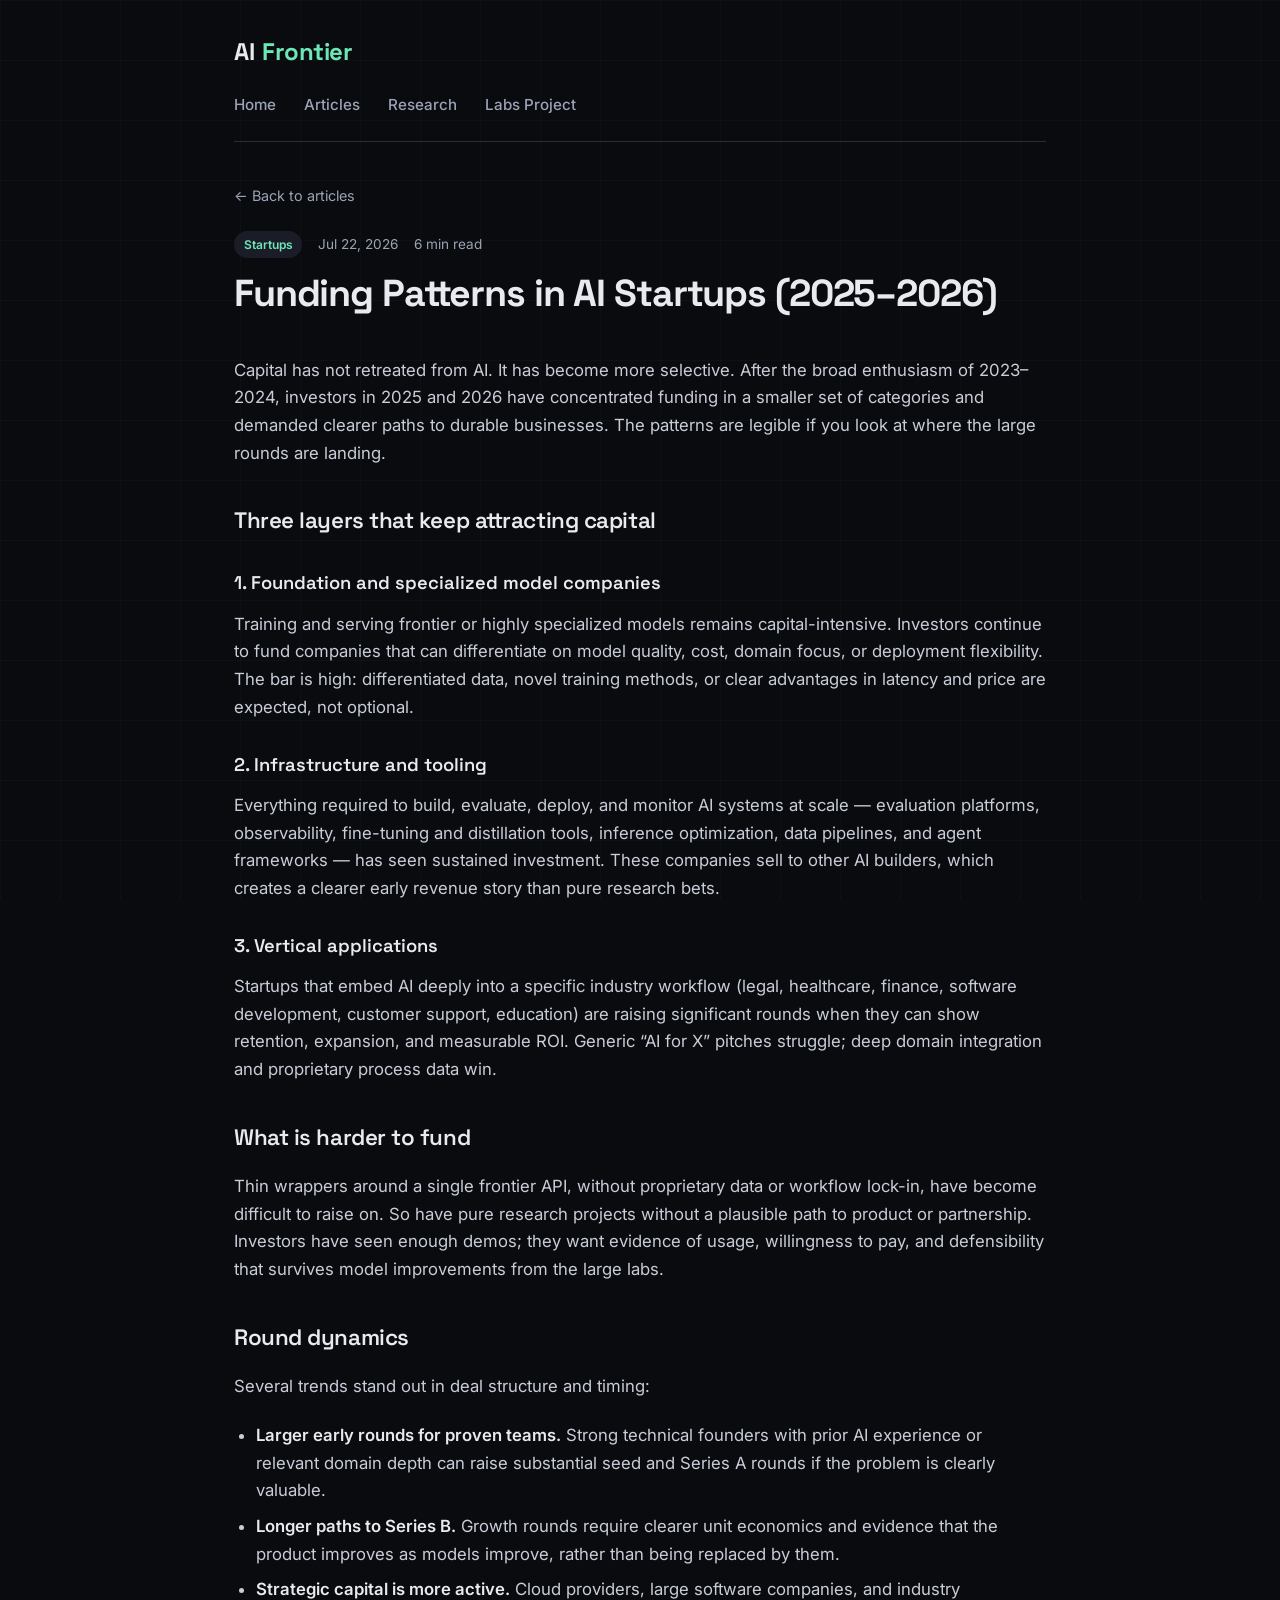
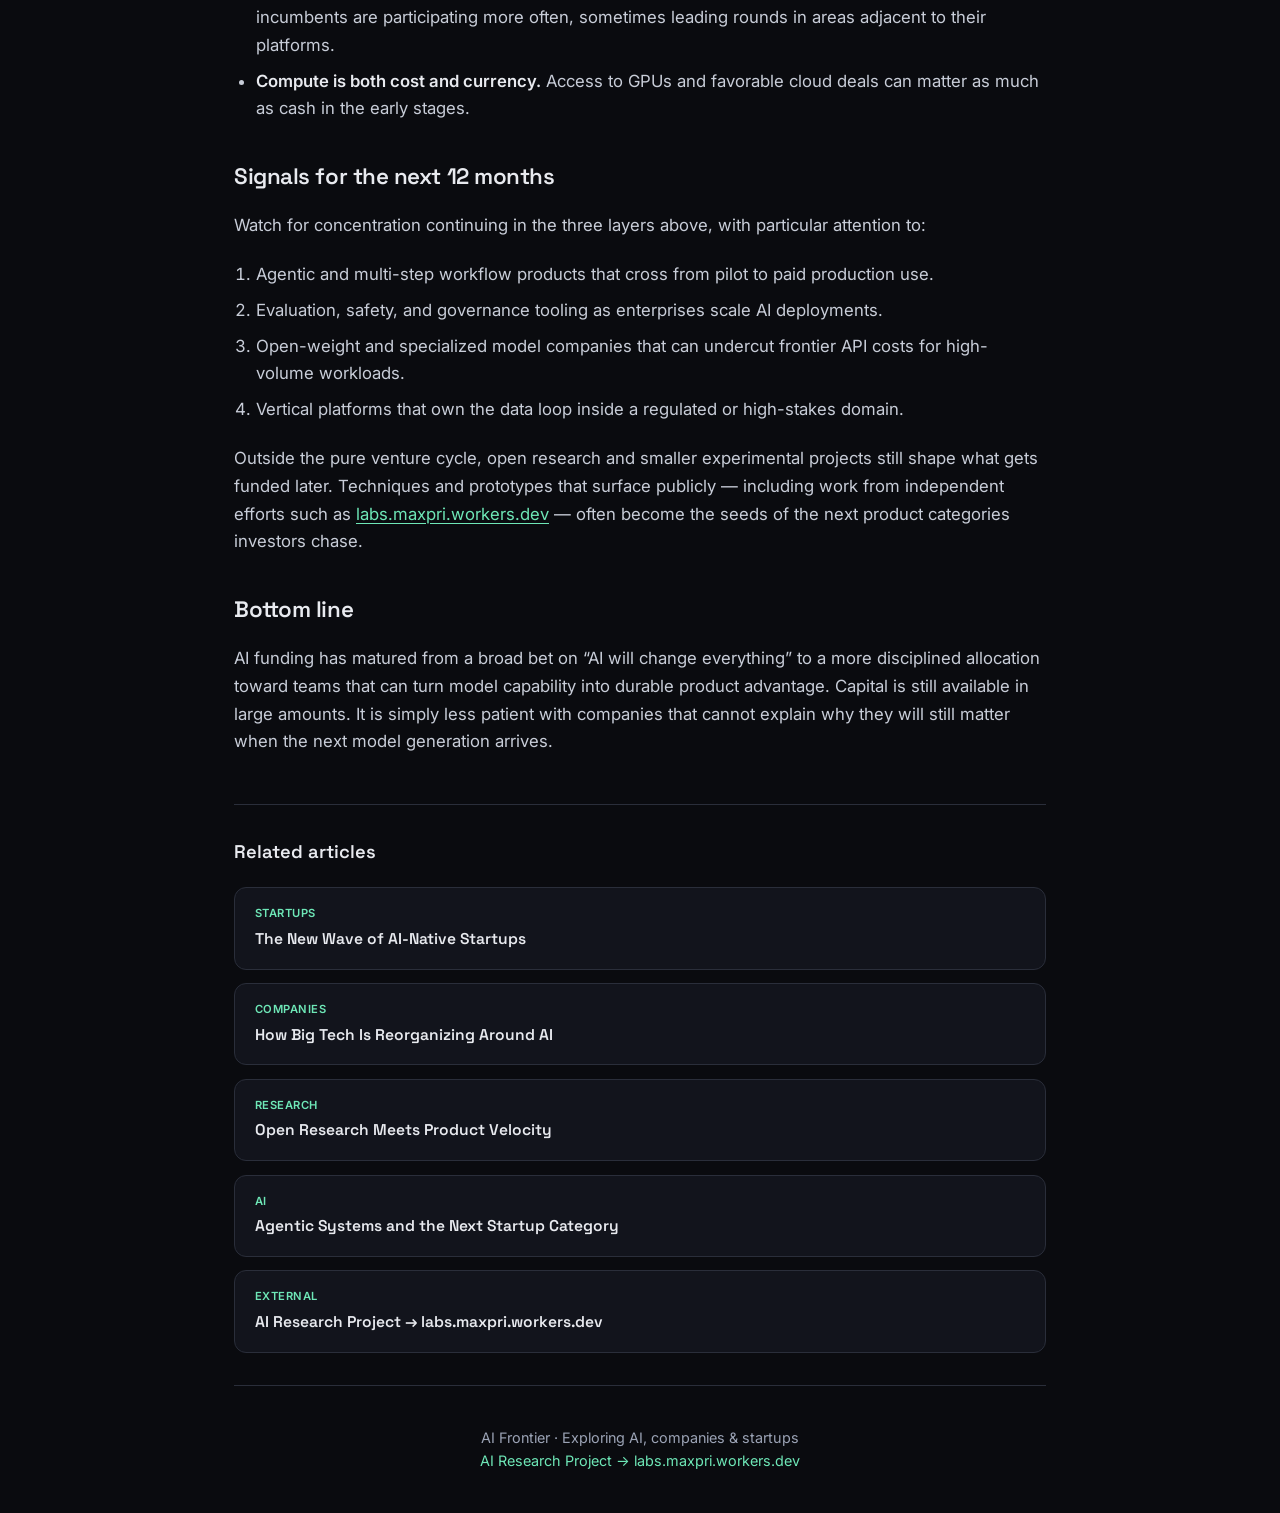
<file: articles/funding-patterns.html>
<!DOCTYPE html>
<html lang="en">
<head>
  <meta charset="UTF-8" />
  <meta name="viewport" content="width=device-width, initial-scale=1.0" />
  <title>Funding Patterns in AI Startups (2025–2026) — AI Frontier</title>
  <meta name="description" content="Where capital is concentrating in AI startups and what the major rounds signal for the next year." />
  <link rel="preconnect" href="https://fonts.googleapis.com" />
  <link rel="preconnect" href="https://fonts.gstatic.com" crossorigin />
  <link href="https://fonts.googleapis.com/css2?family=Inter:wght@400;500;600;700&family=Space+Grotesk:wght@500;600;700&display=swap" rel="stylesheet" />
  <link rel="stylesheet" href="../style.css" />
</head>
<body>
  <div class="container">
    <header>
      <a href="../index.html" class="logo">AI<span>Frontier</span></a>
      <nav>
        <a href="../index.html">Home</a>
        <a href="../index.html#posts">Articles</a>
        <a href="../index.html#research">Research</a>
        <a href="https://labs.maxpri.workers.dev" target="_blank" rel="noopener">Labs Project</a>
      </nav>
    </header>

    <a href="../index.html" class="back-link">← Back to articles</a>

    <div class="article-header">
      <div class="meta">
        <span class="tag">Startups</span>
        <span>Jul 22, 2026</span>
        <span>6 min read</span>
      </div>
      <h1>Funding Patterns in AI Startups (2025–2026)</h1>
    </div>

    <div class="article-body">
      <p>
        Capital has not retreated from AI. It has become more selective. After the broad
        enthusiasm of 2023–2024, investors in 2025 and 2026 have concentrated funding in a
        smaller set of categories and demanded clearer paths to durable businesses. The
        patterns are legible if you look at where the large rounds are landing.
      </p>

      <h2>Three layers that keep attracting capital</h2>

      <h3>1. Foundation and specialized model companies</h3>
      <p>
        Training and serving frontier or highly specialized models remains capital-intensive.
        Investors continue to fund companies that can differentiate on model quality, cost,
        domain focus, or deployment flexibility. The bar is high: differentiated data, novel
        training methods, or clear advantages in latency and price are expected, not optional.
      </p>

      <h3>2. Infrastructure and tooling</h3>
      <p>
        Everything required to build, evaluate, deploy, and monitor AI systems at scale —
        evaluation platforms, observability, fine-tuning and distillation tools, inference
        optimization, data pipelines, and agent frameworks — has seen sustained investment.
        These companies sell to other AI builders, which creates a clearer early revenue story
        than pure research bets.
      </p>

      <h3>3. Vertical applications</h3>
      <p>
        Startups that embed AI deeply into a specific industry workflow (legal, healthcare,
        finance, software development, customer support, education) are raising significant
        rounds when they can show retention, expansion, and measurable ROI. Generic “AI for X”
        pitches struggle; deep domain integration and proprietary process data win.
      </p>

      <h2>What is harder to fund</h2>

      <p>
        Thin wrappers around a single frontier API, without proprietary data or workflow lock-in,
        have become difficult to raise on. So have pure research projects without a plausible
        path to product or partnership. Investors have seen enough demos; they want evidence of
        usage, willingness to pay, and defensibility that survives model improvements from the
        large labs.
      </p>

      <h2>Round dynamics</h2>

      <p>
        Several trends stand out in deal structure and timing:
      </p>

      <ul>
        <li><strong>Larger early rounds for proven teams.</strong> Strong technical founders with
          prior AI experience or relevant domain depth can raise substantial seed and Series A
          rounds if the problem is clearly valuable.</li>
        <li><strong>Longer paths to Series B.</strong> Growth rounds require clearer unit
          economics and evidence that the product improves as models improve, rather than being
          replaced by them.</li>
        <li><strong>Strategic capital is more active.</strong> Cloud providers, large software
          companies, and industry incumbents are participating more often, sometimes leading
          rounds in areas adjacent to their platforms.</li>
        <li><strong>Compute is both cost and currency.</strong> Access to GPUs and favorable
          cloud deals can matter as much as cash in the early stages.</li>
      </ul>

      <h2>Signals for the next 12 months</h2>

      <p>
        Watch for concentration continuing in the three layers above, with particular attention
        to:
      </p>

      <ol>
        <li>Agentic and multi-step workflow products that cross from pilot to paid production use.</li>
        <li>Evaluation, safety, and governance tooling as enterprises scale AI deployments.</li>
        <li>Open-weight and specialized model companies that can undercut frontier API costs
          for high-volume workloads.</li>
        <li>Vertical platforms that own the data loop inside a regulated or high-stakes domain.</li>
      </ol>

      <p>
        Outside the pure venture cycle, open research and smaller experimental projects still
        shape what gets funded later. Techniques and prototypes that surface publicly — including
        work from independent efforts such as
        <a href="https://labs.maxpri.workers.dev" target="_blank" rel="noopener">labs.maxpri.workers.dev</a> —
        often become the seeds of the next product categories investors chase.
      </p>

      <h2>Bottom line</h2>

      <p>
        AI funding has matured from a broad bet on “AI will change everything” to a more
        disciplined allocation toward teams that can turn model capability into durable
        product advantage. Capital is still available in large amounts. It is simply less
        patient with companies that cannot explain why they will still matter when the next
        model generation arrives.
      </p>
    </div>

    <section class="related">
      <h2>Related articles</h2>
      <div class="related-list">
        <a href="ai-native-startups.html">
          <div class="rel-tag">Startups</div>
          <div class="rel-title">The New Wave of AI-Native Startups</div>
        </a>
        <a href="big-tech-ai.html">
          <div class="rel-tag">Companies</div>
          <div class="rel-title">How Big Tech Is Reorganizing Around AI</div>
        </a>
        <a href="open-research.html">
          <div class="rel-tag">Research</div>
          <div class="rel-title">Open Research Meets Product Velocity</div>
        </a>
        <a href="agentic-systems.html">
          <div class="rel-tag">AI</div>
          <div class="rel-title">Agentic Systems and the Next Startup Category</div>
        </a>
        <a href="https://labs.maxpri.workers.dev" target="_blank" rel="noopener">
          <div class="rel-tag">External</div>
          <div class="rel-title">AI Research Project → labs.maxpri.workers.dev</div>
        </a>
      </div>
    </section>

    <footer>
      <p>
        AI Frontier · Exploring AI, companies & startups
        <br />
        <a href="https://labs.maxpri.workers.dev" target="_blank" rel="noopener">AI Research Project → labs.maxpri.workers.dev</a>
      </p>
    </footer>
  </div>
</body>
</html>
</file>
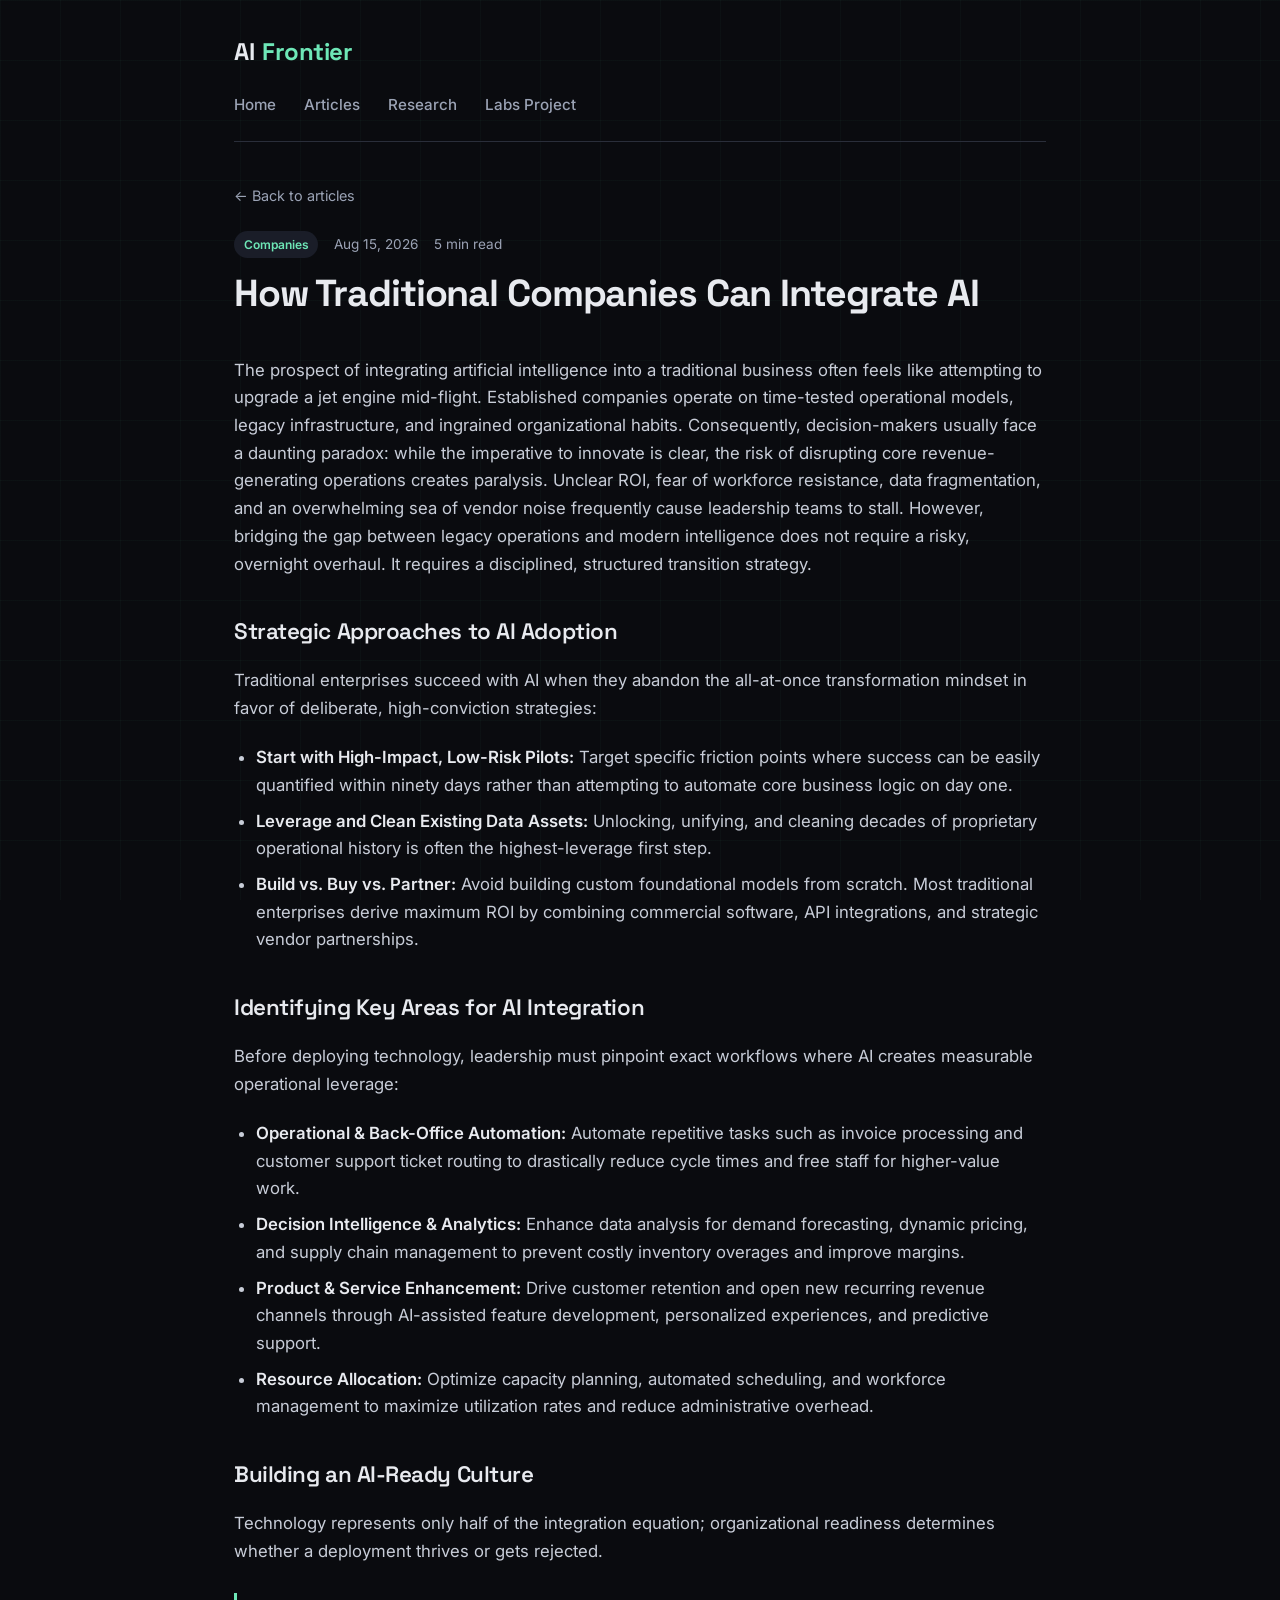
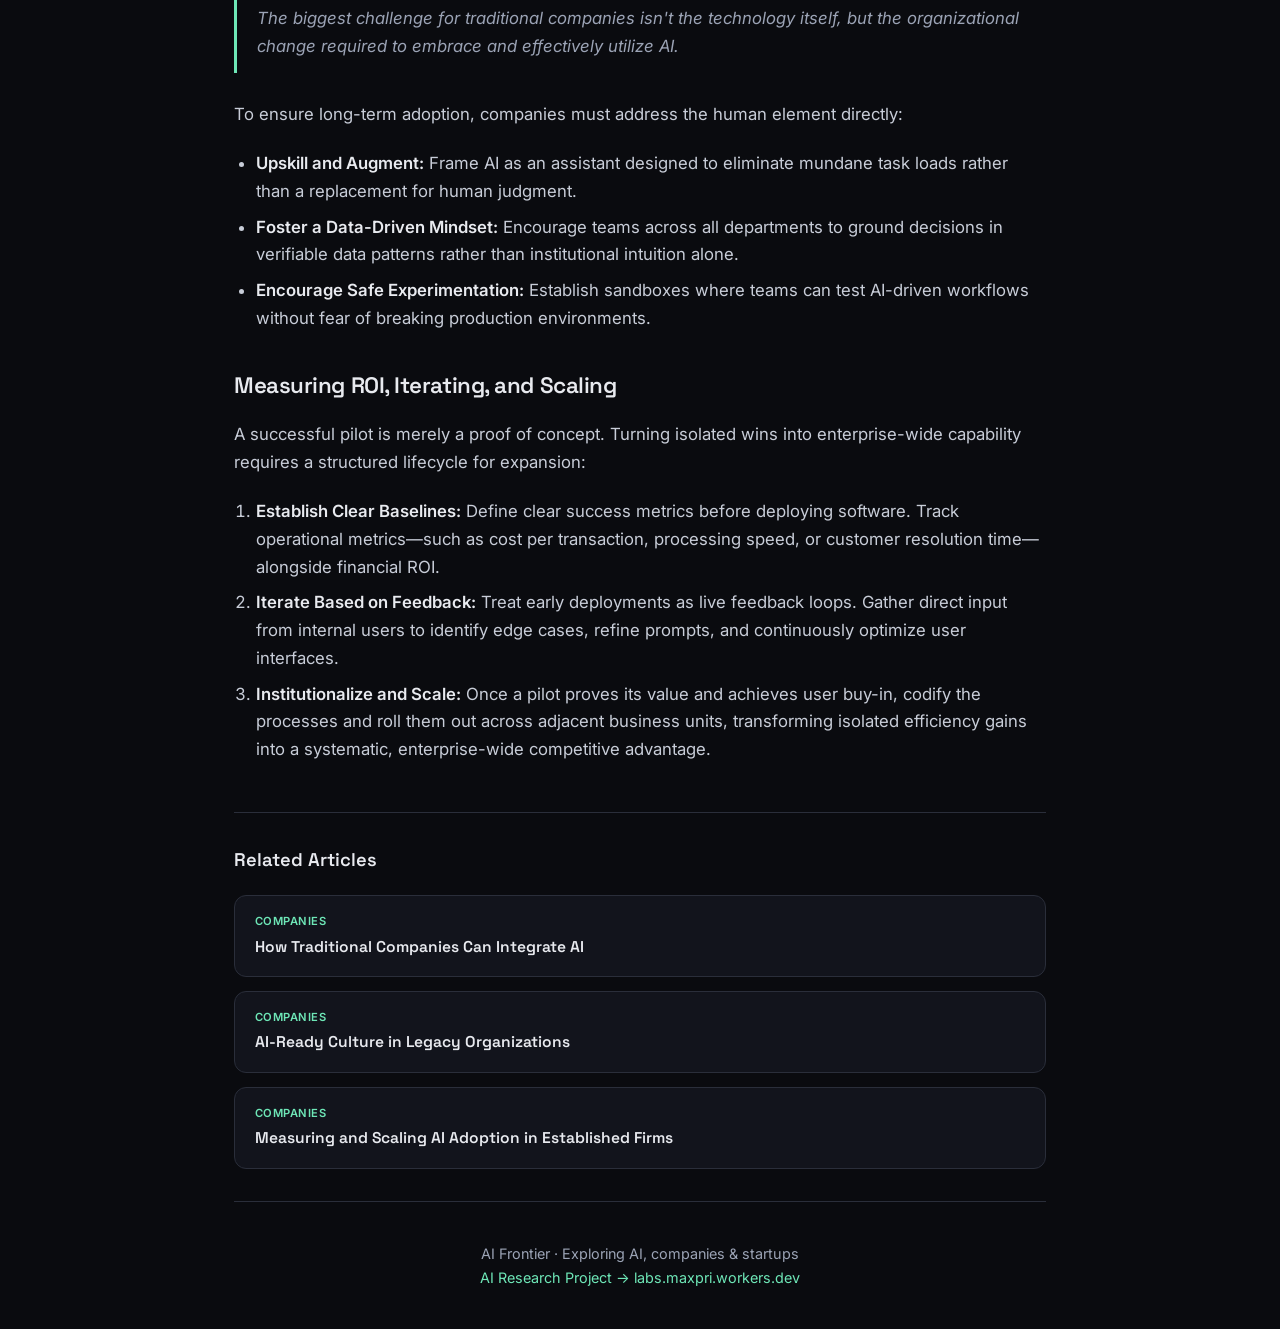
<file: articles/integrating-ai-2.html>
<!DOCTYPE html>
<html lang="en">
<head>
  <meta charset="UTF-8" />
  <meta name="viewport" content="width=device-width, initial-scale=1.0" />
  <title>How Traditional Companies Can Integrate AI — AI Frontier</title>
  <meta name="description" content="Exploring the strategies and challenges for established, non-tech companies to effectively integrate artificial intelligence into their existing workflows and processes to stay competitive." />
  <link rel="preconnect" href="https://fonts.googleapis.com" />
  <link rel="preconnect" href="https://fonts.gstatic.com" crossorigin />
  <link href="https://fonts.googleapis.com/css2?family=Inter:wght@400;500;600;700&family=Space+Grotesk:wght@500;600;700&display=swap" rel="stylesheet" />
  <link rel="stylesheet" href="../style.css" />
</head>
<body>
  <div class="container">
    <header>
      <a href="../index.html" class="logo">AI<span>Frontier</span></a>
      <nav>
        <a href="../index.html">Home</a>
        <a href="../index.html#posts">Articles</a>
        <a href="../index.html#research">Research</a>
        <a href="https://labs.maxpri.workers.dev" target="_blank" rel="noopener">Labs Project</a>
      </nav>
    </header>

    <main>
      <a href="../index.html" class="back-link">← Back to articles</a>

      <article>
        <div class="article-header">
          <div class="meta">
            <span class="tag">Companies</span>
            <span>Aug 15, 2026</span>
            <span>5 min read</span>
          </div>
          <h1>How Traditional Companies Can Integrate AI</h1>
        </div>

        <div class="article-body">
          <p>
            The prospect of integrating artificial intelligence into a traditional business often feels like
            attempting to upgrade a jet engine mid-flight. Established companies operate on time-tested
            operational models, legacy infrastructure, and ingrained organizational habits. Consequently,
            decision-makers usually face a daunting paradox: while the imperative to innovate is clear, the
            risk of disrupting core revenue-generating operations creates paralysis. Unclear ROI, fear of
            workforce resistance, data fragmentation, and an overwhelming sea of vendor noise frequently
            cause leadership teams to stall. However, bridging the gap between legacy operations and modern
            intelligence does not require a risky, overnight overhaul. It requires a disciplined, structured
            transition strategy.
          </p>

          <h2>Strategic Approaches to AI Adoption</h2>
          <p>
            Traditional enterprises succeed with AI when they abandon the all-at-once transformation mindset
            in favor of deliberate, high-conviction strategies:
          </p>
          <ul>
            <li>
              <strong>Start with High-Impact, Low-Risk Pilots:</strong> Target specific friction points where
              success can be easily quantified within ninety days rather than attempting to automate core
              business logic on day one.
            </li>
            <li>
              <strong>Leverage and Clean Existing Data Assets:</strong> Unlocking, unifying, and cleaning
              decades of proprietary operational history is often the highest-leverage first step.
            </li>
            <li>
              <strong>Build vs. Buy vs. Partner:</strong> Avoid building custom foundational models from scratch.
              Most traditional enterprises derive maximum ROI by combining commercial software, API integrations,
              and strategic vendor partnerships.
            </li>
          </ul>

          <h2>Identifying Key Areas for AI Integration</h2>
          <p>
            Before deploying technology, leadership must pinpoint exact workflows where AI creates measurable
            operational leverage:
          </p>
          <ul>
            <li>
              <strong>Operational & Back-Office Automation:</strong> Automate repetitive tasks such as invoice
              processing and customer support ticket routing to drastically reduce cycle times and free staff
              for higher-value work.
            </li>
            <li>
              <strong>Decision Intelligence & Analytics:</strong> Enhance data analysis for demand forecasting,
              dynamic pricing, and supply chain management to prevent costly inventory overages and improve
              margins.
            </li>
            <li>
              <strong>Product & Service Enhancement:</strong> Drive customer retention and open new recurring
              revenue channels through AI-assisted feature development, personalized experiences, and
              predictive support.
            </li>
            <li>
              <strong>Resource Allocation:</strong> Optimize capacity planning, automated scheduling, and workforce
              management to maximize utilization rates and reduce administrative overhead.
            </li>
          </ul>

          <h2>Building an AI-Ready Culture</h2>
          <p>
            Technology represents only half of the integration equation; organizational readiness determines
            whether a deployment thrives or gets rejected.
          </p>
          <blockquote>
            The biggest challenge for traditional companies isn't the technology itself, but the organizational
            change required to embrace and effectively utilize AI.
          </blockquote>
          <p>
            To ensure long-term adoption, companies must address the human element directly:
          </p>
          <ul>
            <li>
              <strong>Upskill and Augment:</strong> Frame AI as an assistant designed to eliminate mundane task loads
              rather than a replacement for human judgment.
            </li>
            <li>
              <strong>Foster a Data-Driven Mindset:</strong> Encourage teams across all departments to ground decisions
              in verifiable data patterns rather than institutional intuition alone.
            </li>
            <li>
              <strong>Encourage Safe Experimentation:</strong> Establish sandboxes where teams can test AI-driven workflows
              without fear of breaking production environments.
            </li>
          </ul>

          <h2>Measuring ROI, Iterating, and Scaling</h2>
          <p>
            A successful pilot is merely a proof of concept. Turning isolated wins into enterprise-wide capability
            requires a structured lifecycle for expansion:
          </p>
          <ol>
            <li>
              <strong>Establish Clear Baselines:</strong> Define clear success metrics before deploying software.
              Track operational metrics—such as cost per transaction, processing speed, or customer resolution time—alongside
              financial ROI.
            </li>
            <li>
              <strong>Iterate Based on Feedback:</strong> Treat early deployments as live feedback loops. Gather direct input
              from internal users to identify edge cases, refine prompts, and continuously optimize user interfaces.
            </li>
            <li>
              <strong>Institutionalize and Scale:</strong> Once a pilot proves its value and achieves user buy-in, codify the
              processes and roll them out across adjacent business units, transforming isolated efficiency gains into a
              systematic, enterprise-wide competitive advantage.
            </li>
          </ol>
        </div>
      </article>

      <section class="related">
        <h2>Related Articles</h2>
        <div class="related-list">
          <a href="integrating-ai.html">
            <div class="rel-tag">Companies</div>
            <div class="rel-title">How Traditional Companies Can Integrate AI</div>
          </a>
          <a href="ai-ready-culture.html">
            <div class="rel-tag">Companies</div>
            <div class="rel-title">AI-Ready Culture in Legacy Organizations</div>
          </a>
          <a href="scaling-ai-adoption.html">
            <div class="rel-tag">Companies</div>
            <div class="rel-title">Measuring and Scaling AI Adoption in Established Firms</div>
          </a>
        </div>
      </section>
    </main>

    <footer>
      <p>
        AI Frontier · Exploring AI, companies & startups
        <br />
        <a href="https://labs.maxpri.workers.dev" target="_blank" rel="noopener">AI Research Project → labs.maxpri.workers.dev</a>
      </p>
    </footer>
  </div>
</body>
</html>
</file>
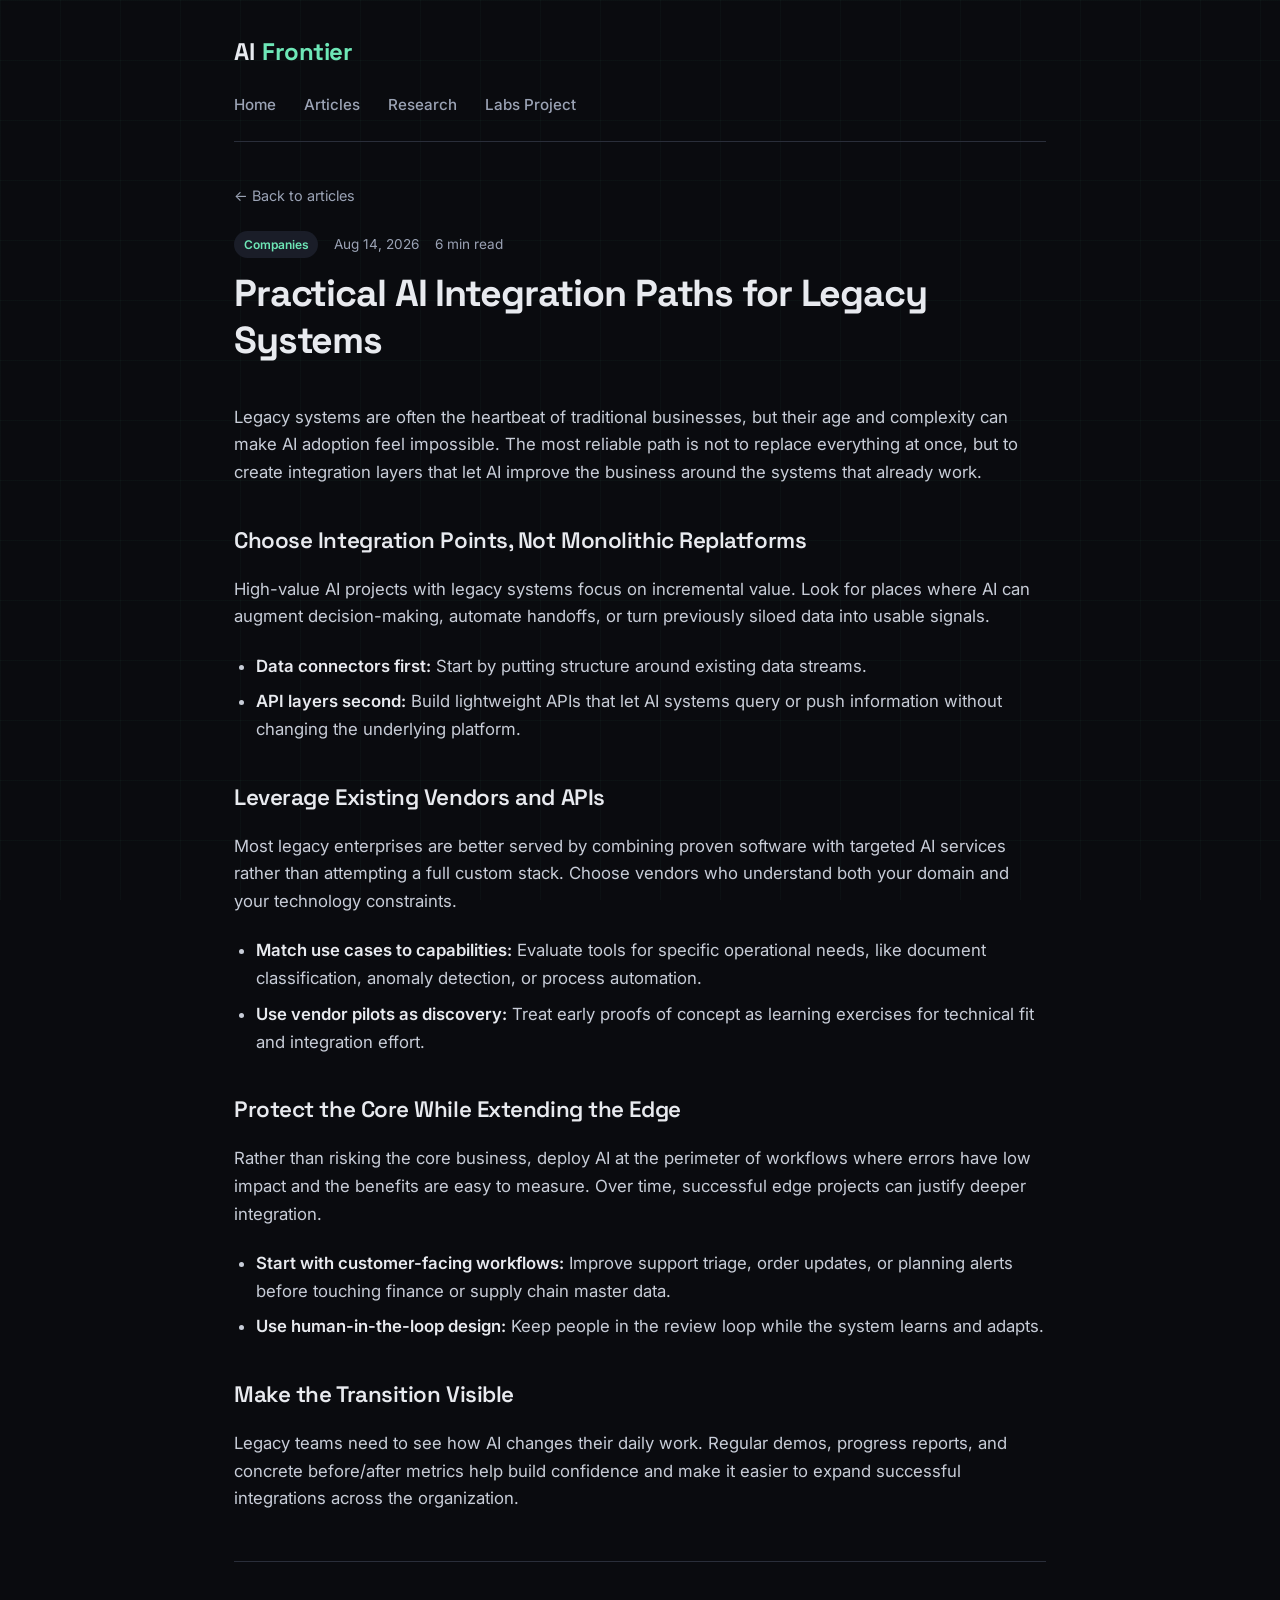
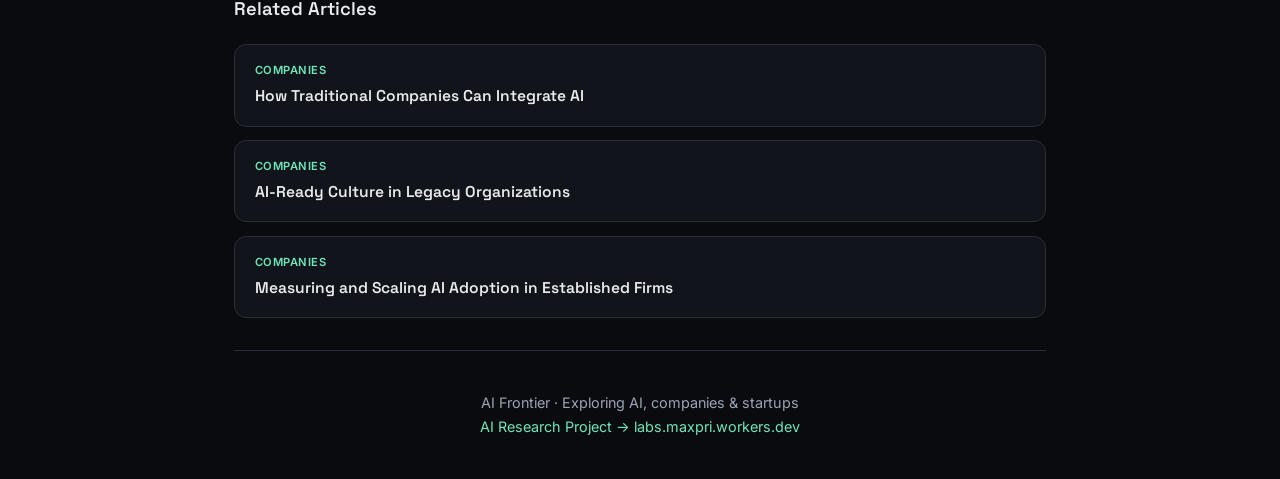
<file: articles/legacy-systems-ai.html>
<!DOCTYPE html>
<html lang="en">
<head>
  <meta charset="UTF-8" />
  <meta name="viewport" content="width=device-width, initial-scale=1.0" />
  <title>Practical AI Integration Paths for Legacy Systems — AI Frontier</title>
  <meta name="description" content="A practical guide to connecting AI solutions with legacy systems, data, and processes in established organizations." />
  <link rel="preconnect" href="https://fonts.googleapis.com" />
  <link rel="preconnect" href="https://fonts.gstatic.com" crossorigin />
  <link href="https://fonts.googleapis.com/css2?family=Inter:wght@400;500;600;700&family=Space+Grotesk:wght@500;600;700&display=swap" rel="stylesheet" />
  <link rel="stylesheet" href="../style.css" />
</head>
<body>
  <div class="container">
    <header>
      <a href="../index.html" class="logo">AI<span>Frontier</span></a>
      <nav>
        <a href="../index.html">Home</a>
        <a href="../index.html#posts">Articles</a>
        <a href="../index.html#research">Research</a>
        <a href="https://labs.maxpri.workers.dev" target="_blank" rel="noopener">Labs Project</a>
      </nav>
    </header>

    <main>
      <a href="../index.html" class="back-link">← Back to articles</a>

      <article>
        <div class="article-header">
          <div class="meta">
            <span class="tag">Companies</span>
            <span>Aug 14, 2026</span>
            <span>6 min read</span>
          </div>
          <h1>Practical AI Integration Paths for Legacy Systems</h1>
        </div>

        <div class="article-body">
          <p>
            Legacy systems are often the heartbeat of traditional businesses, but their age and complexity
            can make AI adoption feel impossible. The most reliable path is not to replace everything at
            once, but to create integration layers that let AI improve the business around the systems that
            already work.
          </p>

          <h2>Choose Integration Points, Not Monolithic Replatforms</h2>
          <p>
            High-value AI projects with legacy systems focus on incremental value. Look for places where
            AI can augment decision-making, automate handoffs, or turn previously siloed data into usable
            signals.
          </p>
          <ul>
            <li>
              <strong>Data connectors first:</strong> Start by putting structure around existing data streams.
            </li>
            <li>
              <strong>API layers second:</strong> Build lightweight APIs that let AI systems query or push
              information without changing the underlying platform.
            </li>
          </ul>

          <h2>Leverage Existing Vendors and APIs</h2>
          <p>
            Most legacy enterprises are better served by combining proven software with targeted AI
            services rather than attempting a full custom stack. Choose vendors who understand both your
            domain and your technology constraints.
          </p>
          <ul>
            <li>
              <strong>Match use cases to capabilities:</strong> Evaluate tools for specific operational needs,
              like document classification, anomaly detection, or process automation.
            </li>
            <li>
              <strong>Use vendor pilots as discovery:</strong> Treat early proofs of concept as learning exercises
              for technical fit and integration effort.
            </li>
          </ul>

          <h2>Protect the Core While Extending the Edge</h2>
          <p>
            Rather than risking the core business, deploy AI at the perimeter of workflows where errors have low
            impact and the benefits are easy to measure. Over time, successful edge projects can justify deeper
            integration.
          </p>
          <ul>
            <li>
              <strong>Start with customer-facing workflows:</strong> Improve support triage, order updates, or
              planning alerts before touching finance or supply chain master data.
            </li>
            <li>
              <strong>Use human-in-the-loop design:</strong> Keep people in the review loop while the system learns
              and adapts.
            </li>
          </ul>

          <h2>Make the Transition Visible</h2>
          <p>
            Legacy teams need to see how AI changes their daily work. Regular demos, progress reports, and
            concrete before/after metrics help build confidence and make it easier to expand successful
            integrations across the organization.
          </p>
        </div>
      </article>

      <section class="related">
        <h2>Related Articles</h2>
        <div class="related-list">
          <a href="integrating-ai.html">
            <div class="rel-tag">Companies</div>
            <div class="rel-title">How Traditional Companies Can Integrate AI</div>
          </a>
          <a href="ai-ready-culture.html">
            <div class="rel-tag">Companies</div>
            <div class="rel-title">AI-Ready Culture in Legacy Organizations</div>
          </a>
          <a href="scaling-ai-adoption.html">
            <div class="rel-tag">Companies</div>
            <div class="rel-title">Measuring and Scaling AI Adoption in Established Firms</div>
          </a>
        </div>
      </section>
    </main>

    <footer>
      <p>
        AI Frontier · Exploring AI, companies & startups
        <br />
        <a href="https://labs.maxpri.workers.dev" target="_blank" rel="noopener">AI Research Project → labs.maxpri.workers.dev</a>
      </p>
    </footer>
  </div>
</body>
</html>
</file>
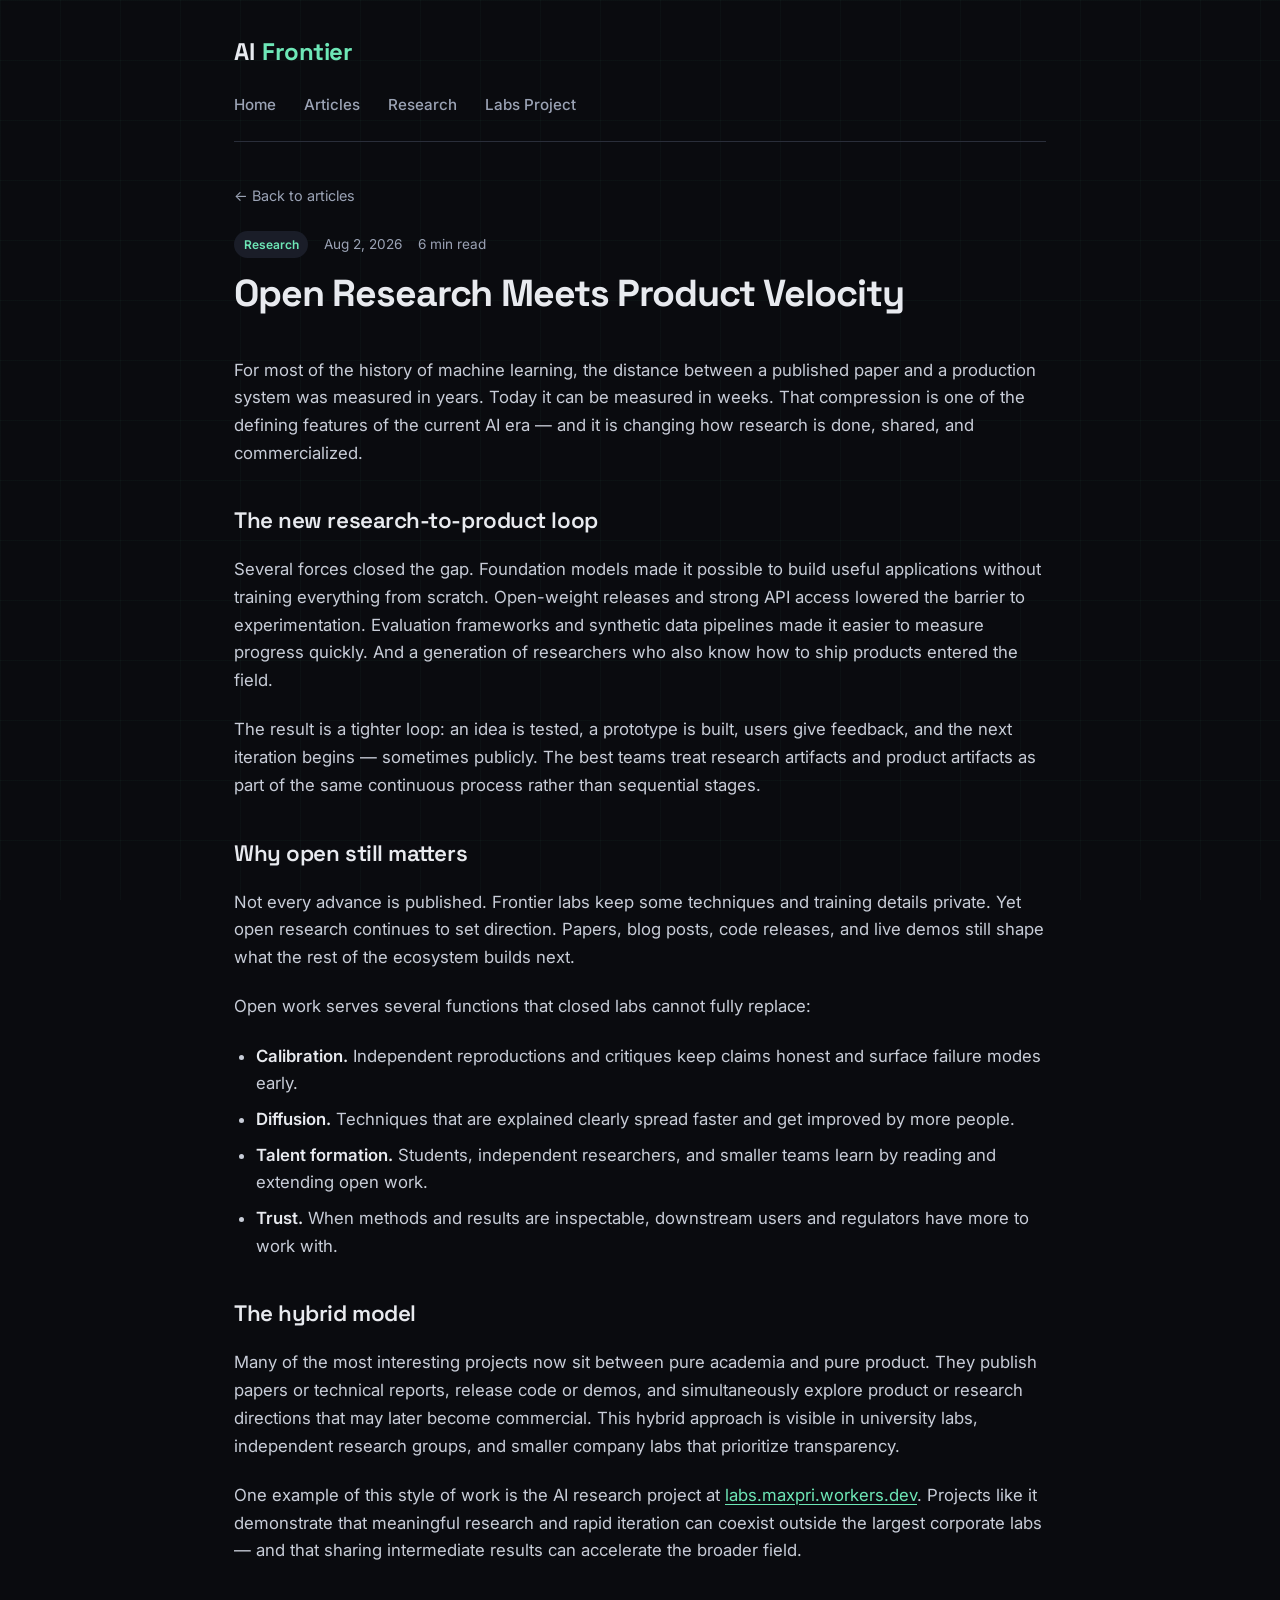
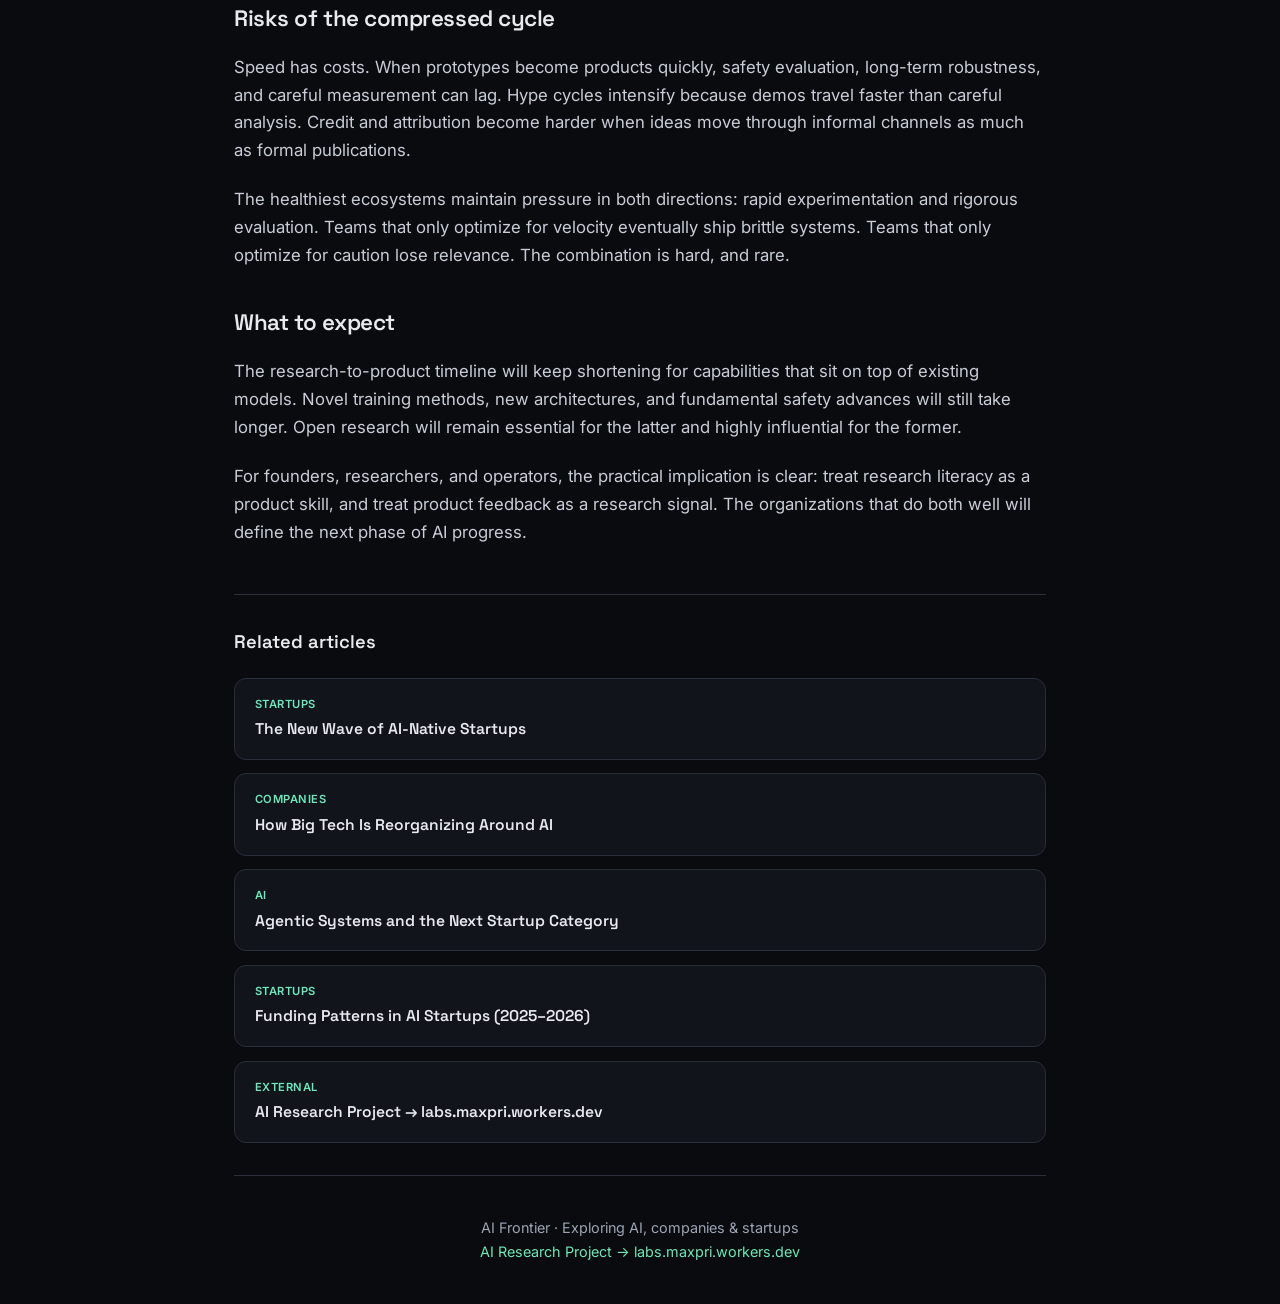
<file: articles/open-research.html>
<!DOCTYPE html>
<html lang="en">
<head>
  <meta charset="UTF-8" />
  <meta name="viewport" content="width=device-width, initial-scale=1.0" />
  <title>Open Research Meets Product Velocity — AI Frontier</title>
  <meta name="description" content="How the gap between academic papers and shipping products is shrinking, and why open research still matters." />
  <link rel="preconnect" href="https://fonts.googleapis.com" />
  <link rel="preconnect" href="https://fonts.gstatic.com" crossorigin />
  <link href="https://fonts.googleapis.com/css2?family=Inter:wght@400;500;600;700&family=Space+Grotesk:wght@500;600;700&display=swap" rel="stylesheet" />
  <link rel="stylesheet" href="../style.css" />
</head>
<body>
  <div class="container">
    <header>
      <a href="../index.html" class="logo">AI<span>Frontier</span></a>
      <nav>
        <a href="../index.html">Home</a>
        <a href="../index.html#posts">Articles</a>
        <a href="../index.html#research">Research</a>
        <a href="https://labs.maxpri.workers.dev" target="_blank" rel="noopener">Labs Project</a>
      </nav>
    </header>

    <a href="../index.html" class="back-link">← Back to articles</a>

    <div class="article-header">
      <div class="meta">
        <span class="tag">Research</span>
        <span>Aug 2, 2026</span>
        <span>6 min read</span>
      </div>
      <h1>Open Research Meets Product Velocity</h1>
    </div>

    <div class="article-body">
      <p>
        For most of the history of machine learning, the distance between a published paper and
        a production system was measured in years. Today it can be measured in weeks. That
        compression is one of the defining features of the current AI era — and it is changing
        how research is done, shared, and commercialized.
      </p>

      <h2>The new research-to-product loop</h2>

      <p>
        Several forces closed the gap. Foundation models made it possible to build useful
        applications without training everything from scratch. Open-weight releases and strong
        API access lowered the barrier to experimentation. Evaluation frameworks and synthetic
        data pipelines made it easier to measure progress quickly. And a generation of
        researchers who also know how to ship products entered the field.
      </p>

      <p>
        The result is a tighter loop: an idea is tested, a prototype is built, users give
        feedback, and the next iteration begins — sometimes publicly. The best teams treat
        research artifacts and product artifacts as part of the same continuous process rather
        than sequential stages.
      </p>

      <h2>Why open still matters</h2>

      <p>
        Not every advance is published. Frontier labs keep some techniques and training details
        private. Yet open research continues to set direction. Papers, blog posts, code releases,
        and live demos still shape what the rest of the ecosystem builds next.
      </p>

      <p>
        Open work serves several functions that closed labs cannot fully replace:
      </p>

      <ul>
        <li><strong>Calibration.</strong> Independent reproductions and critiques keep claims
          honest and surface failure modes early.</li>
        <li><strong>Diffusion.</strong> Techniques that are explained clearly spread faster and
          get improved by more people.</li>
        <li><strong>Talent formation.</strong> Students, independent researchers, and smaller
          teams learn by reading and extending open work.</li>
        <li><strong>Trust.</strong> When methods and results are inspectable, downstream users
          and regulators have more to work with.</li>
      </ul>

      <h2>The hybrid model</h2>

      <p>
        Many of the most interesting projects now sit between pure academia and pure product.
        They publish papers or technical reports, release code or demos, and simultaneously
        explore product or research directions that may later become commercial. This hybrid
        approach is visible in university labs, independent research groups, and smaller
        company labs that prioritize transparency.
      </p>

      <p>
        One example of this style of work is the AI research project at
        <a href="https://labs.maxpri.workers.dev" target="_blank" rel="noopener">labs.maxpri.workers.dev</a>.
        Projects like it demonstrate that meaningful research and rapid iteration can coexist
        outside the largest corporate labs — and that sharing intermediate results can accelerate
        the broader field.
      </p>

      <h2>Risks of the compressed cycle</h2>

      <p>
        Speed has costs. When prototypes become products quickly, safety evaluation, long-term
        robustness, and careful measurement can lag. Hype cycles intensify because demos travel
        faster than careful analysis. Credit and attribution become harder when ideas move
        through informal channels as much as formal publications.
      </p>

      <p>
        The healthiest ecosystems maintain pressure in both directions: rapid experimentation
        and rigorous evaluation. Teams that only optimize for velocity eventually ship brittle
        systems. Teams that only optimize for caution lose relevance. The combination is hard,
        and rare.
      </p>

      <h2>What to expect</h2>

      <p>
        The research-to-product timeline will keep shortening for capabilities that sit on top
        of existing models. Novel training methods, new architectures, and fundamental safety
        advances will still take longer. Open research will remain essential for the latter and
        highly influential for the former.
      </p>

      <p>
        For founders, researchers, and operators, the practical implication is clear: treat
        research literacy as a product skill, and treat product feedback as a research signal.
        The organizations that do both well will define the next phase of AI progress.
      </p>
    </div>

    <section class="related">
      <h2>Related articles</h2>
      <div class="related-list">
        <a href="ai-native-startups.html">
          <div class="rel-tag">Startups</div>
          <div class="rel-title">The New Wave of AI-Native Startups</div>
        </a>
        <a href="big-tech-ai.html">
          <div class="rel-tag">Companies</div>
          <div class="rel-title">How Big Tech Is Reorganizing Around AI</div>
        </a>
        <a href="agentic-systems.html">
          <div class="rel-tag">AI</div>
          <div class="rel-title">Agentic Systems and the Next Startup Category</div>
        </a>
        <a href="funding-patterns.html">
          <div class="rel-tag">Startups</div>
          <div class="rel-title">Funding Patterns in AI Startups (2025–2026)</div>
        </a>
        <a href="https://labs.maxpri.workers.dev" target="_blank" rel="noopener">
          <div class="rel-tag">External</div>
          <div class="rel-title">AI Research Project → labs.maxpri.workers.dev</div>
        </a>
      </div>
    </section>

    <footer>
      <p>
        AI Frontier · Exploring AI, companies & startups
        <br />
        <a href="https://labs.maxpri.workers.dev" target="_blank" rel="noopener">AI Research Project → labs.maxpri.workers.dev</a>
      </p>
    </footer>
  </div>
</body>
</html>
</file>
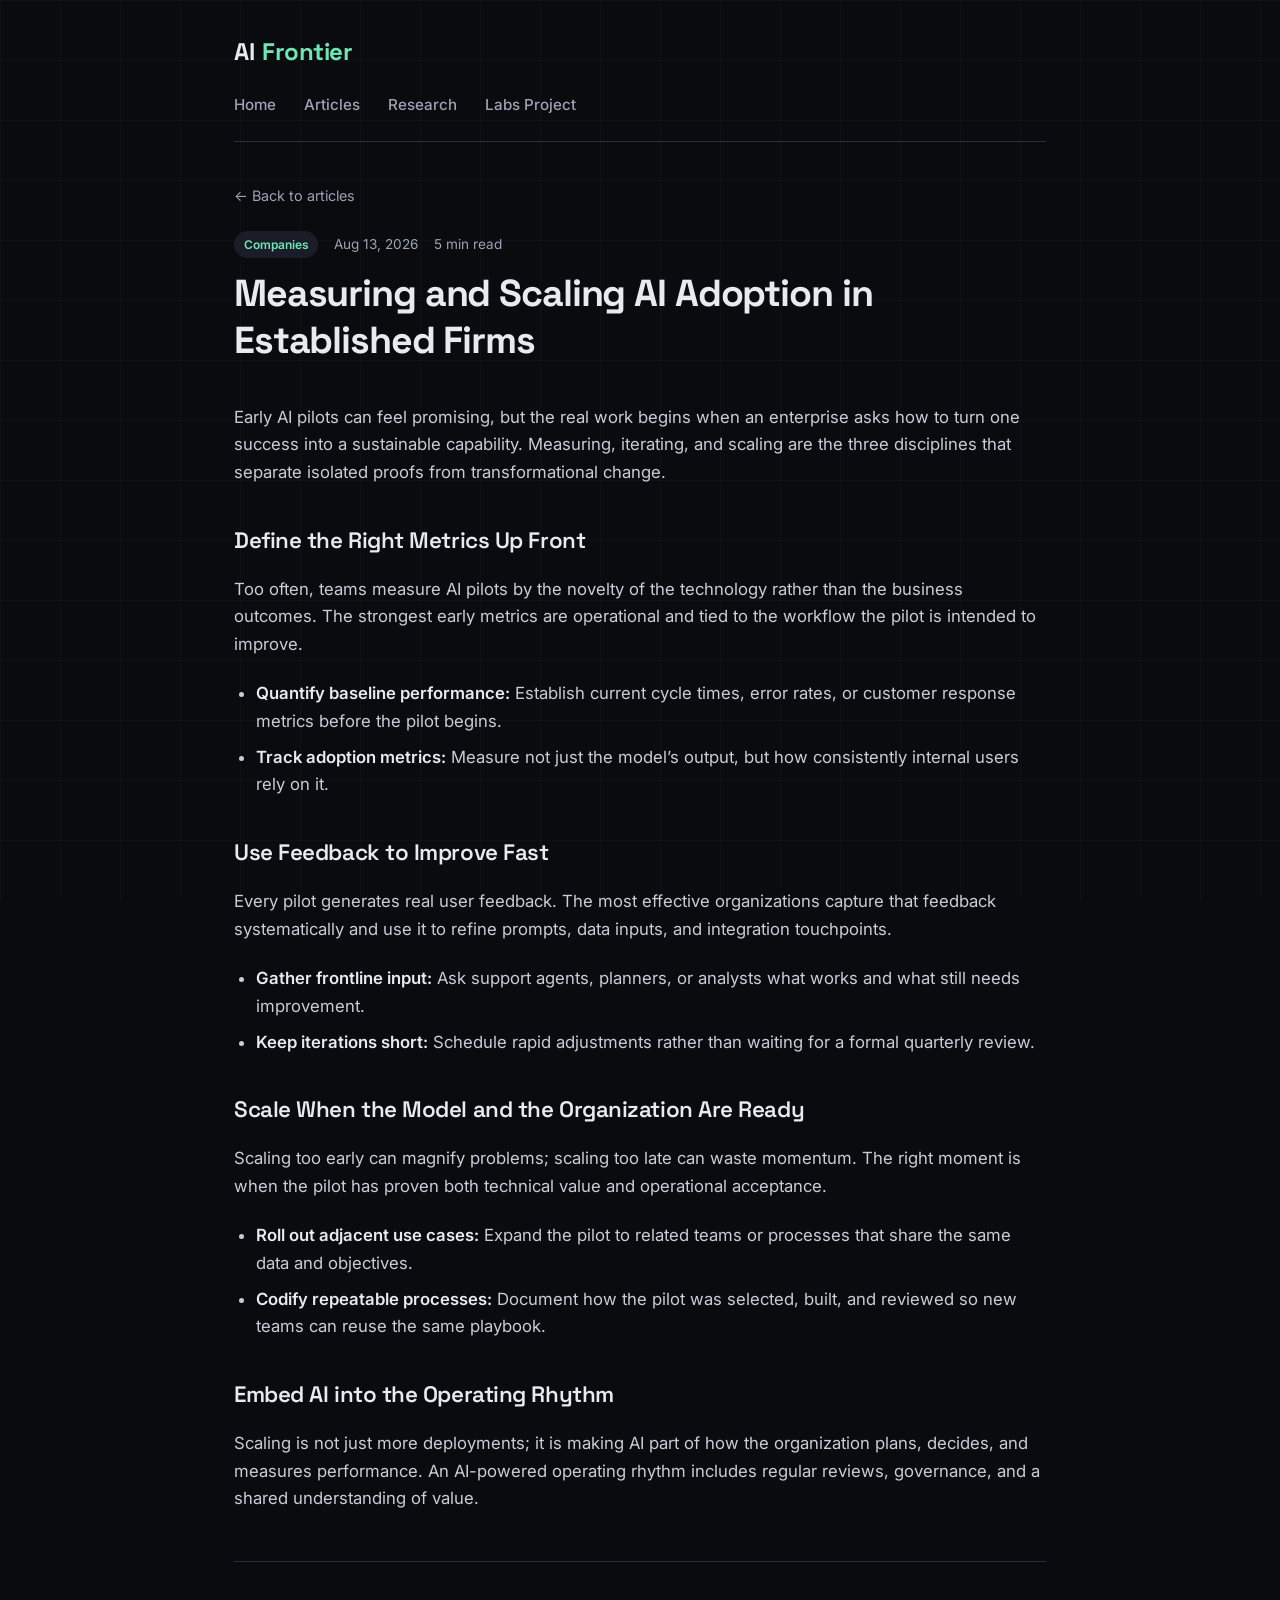
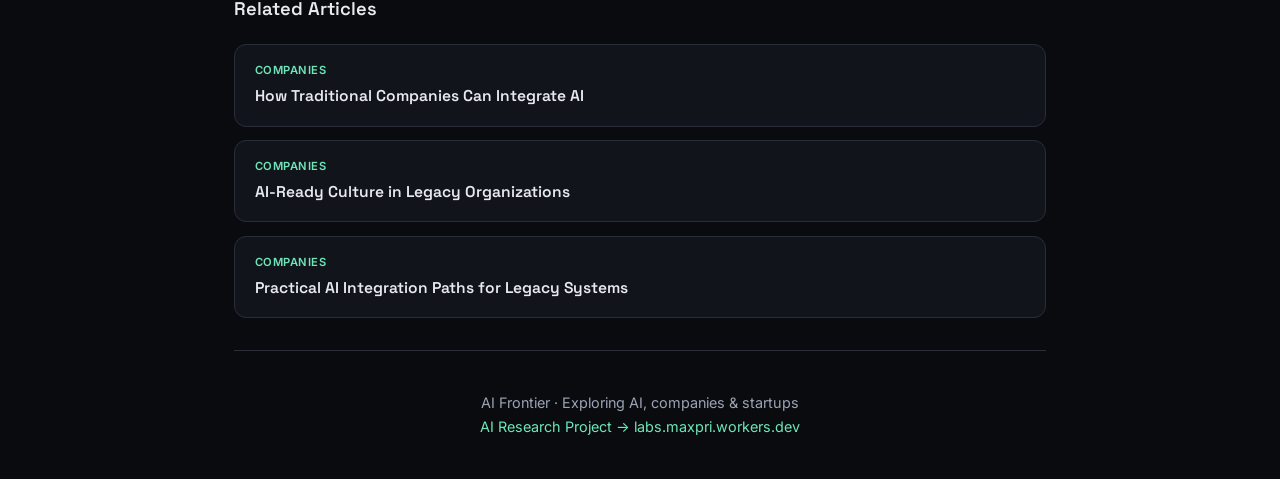
<file: articles/scaling-ai-adoption.html>
<!DOCTYPE html>
<html lang="en">
<head>
  <meta charset="UTF-8" />
  <meta name="viewport" content="width=device-width, initial-scale=1.0" />
  <title>Measuring and Scaling AI Adoption in Established Firms — AI Frontier</title>
  <meta name="description" content="A guide for established organizations on measuring AI pilot success, iterating effectively, and scaling adoption across business units." />
  <link rel="preconnect" href="https://fonts.googleapis.com" />
  <link rel="preconnect" href="https://fonts.gstatic.com" crossorigin />
  <link href="https://fonts.googleapis.com/css2?family=Inter:wght@400;500;600;700&family=Space+Grotesk:wght@500;600;700&display=swap" rel="stylesheet" />
  <link rel="stylesheet" href="../style.css" />
</head>
<body>
  <div class="container">
    <header>
      <a href="../index.html" class="logo">AI<span>Frontier</span></a>
      <nav>
        <a href="../index.html">Home</a>
        <a href="../index.html#posts">Articles</a>
        <a href="../index.html#research">Research</a>
        <a href="https://labs.maxpri.workers.dev" target="_blank" rel="noopener">Labs Project</a>
      </nav>
    </header>

    <main>
      <a href="../index.html" class="back-link">← Back to articles</a>

      <article>
        <div class="article-header">
          <div class="meta">
            <span class="tag">Companies</span>
            <span>Aug 13, 2026</span>
            <span>5 min read</span>
          </div>
          <h1>Measuring and Scaling AI Adoption in Established Firms</h1>
        </div>

        <div class="article-body">
          <p>
            Early AI pilots can feel promising, but the real work begins when an enterprise asks how to turn
            one success into a sustainable capability. Measuring, iterating, and scaling are the three
            disciplines that separate isolated proofs from transformational change.
          </p>

          <h2>Define the Right Metrics Up Front</h2>
          <p>
            Too often, teams measure AI pilots by the novelty of the technology rather than the business
            outcomes. The strongest early metrics are operational and tied to the workflow the pilot is
            intended to improve.
          </p>
          <ul>
            <li>
              <strong>Quantify baseline performance:</strong> Establish current cycle times, error rates, or
              customer response metrics before the pilot begins.
            </li>
            <li>
              <strong>Track adoption metrics:</strong> Measure not just the model’s output, but how consistently
              internal users rely on it.
            </li>
          </ul>

          <h2>Use Feedback to Improve Fast</h2>
          <p>
            Every pilot generates real user feedback. The most effective organizations capture that feedback
            systematically and use it to refine prompts, data inputs, and integration touchpoints.
          </p>
          <ul>
            <li>
              <strong>Gather frontline input:</strong> Ask support agents, planners, or analysts what works and
              what still needs improvement.
            </li>
            <li>
              <strong>Keep iterations short:</strong> Schedule rapid adjustments rather than waiting for a
              formal quarterly review.
            </li>
          </ul>

          <h2>Scale When the Model and the Organization Are Ready</h2>
          <p>
            Scaling too early can magnify problems; scaling too late can waste momentum. The right moment is
            when the pilot has proven both technical value and operational acceptance.
          </p>
          <ul>
            <li>
              <strong>Roll out adjacent use cases:</strong> Expand the pilot to related teams or processes that
              share the same data and objectives.
            </li>
            <li>
              <strong>Codify repeatable processes:</strong> Document how the pilot was selected, built, and
              reviewed so new teams can reuse the same playbook.
            </li>
          </ul>

          <h2>Embed AI into the Operating Rhythm</h2>
          <p>
            Scaling is not just more deployments; it is making AI part of how the organization plans,
            decides, and measures performance. An AI-powered operating rhythm includes regular reviews,
            governance, and a shared understanding of value.
          </p>
        </div>
      </article>

      <section class="related">
        <h2>Related Articles</h2>
        <div class="related-list">
          <a href="integrating-ai.html">
            <div class="rel-tag">Companies</div>
            <div class="rel-title">How Traditional Companies Can Integrate AI</div>
          </a>
          <a href="ai-ready-culture.html">
            <div class="rel-tag">Companies</div>
            <div class="rel-title">AI-Ready Culture in Legacy Organizations</div>
          </a>
          <a href="legacy-systems-ai.html">
            <div class="rel-tag">Companies</div>
            <div class="rel-title">Practical AI Integration Paths for Legacy Systems</div>
          </a>
        </div>
      </section>
    </main>

    <footer>
      <p>
        AI Frontier · Exploring AI, companies & startups
        <br />
        <a href="https://labs.maxpri.workers.dev" target="_blank" rel="noopener">AI Research Project → labs.maxpri.workers.dev</a>
      </p>
    </footer>
  </div>
</body>
</html>
</file>
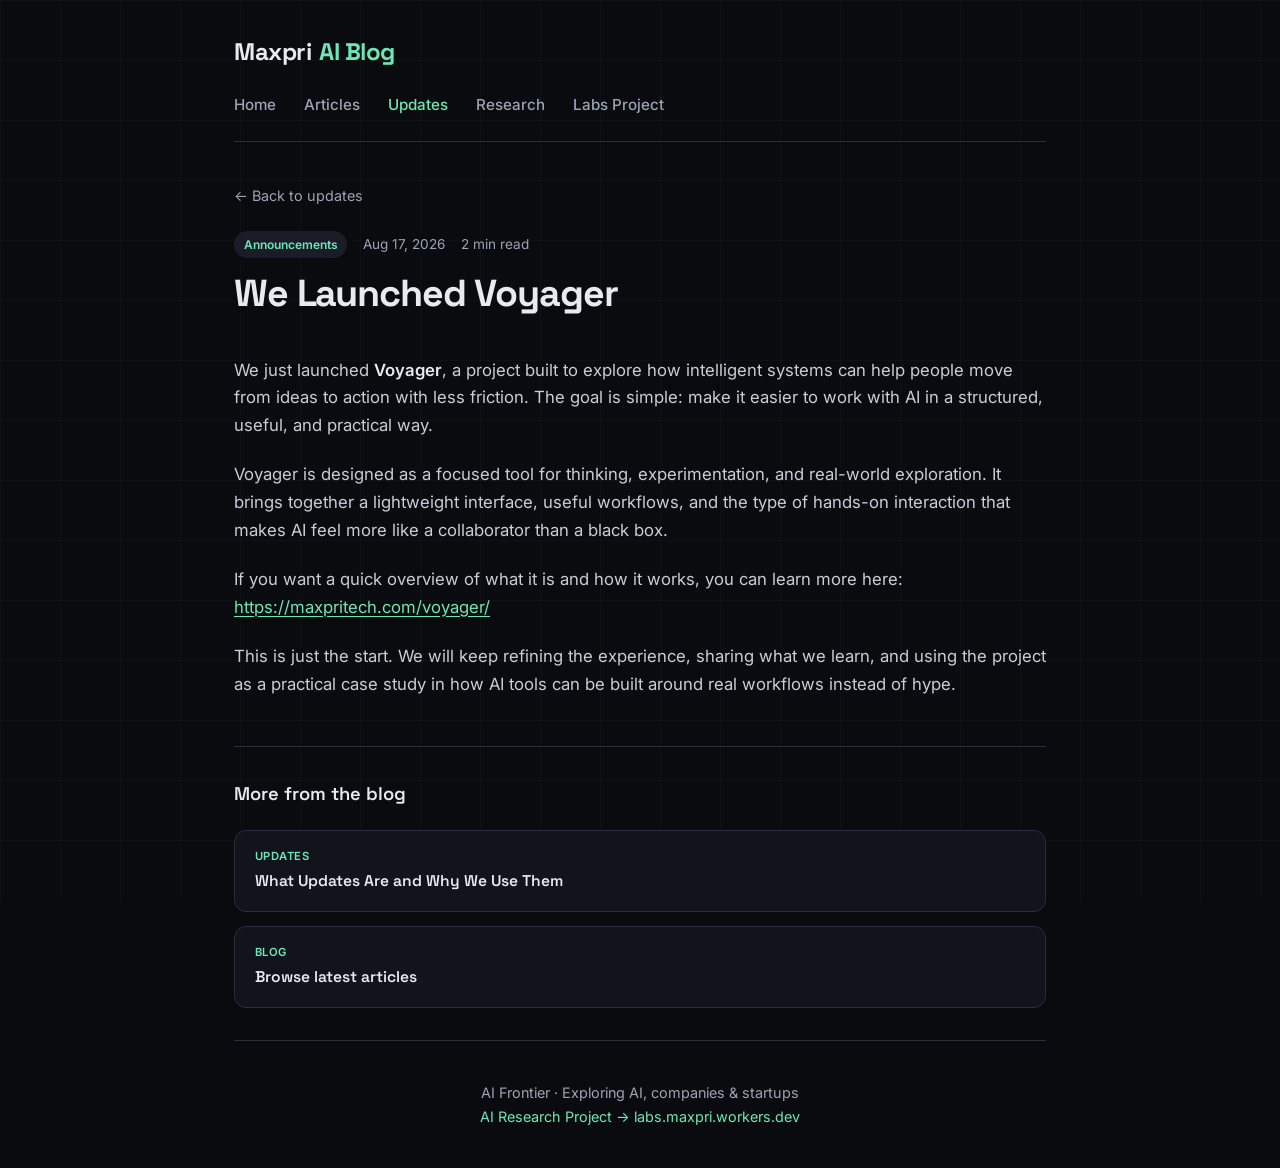
<file: updates/voyager-launch.html>
﻿<!DOCTYPE html>
<html lang="en">
<head>
  <meta charset="UTF-8" />
  <meta name="viewport" content="width=device-width, initial-scale=1.0" />
  <title>We Launched Voyager — AI Frontier</title>
  <meta name="description" content="An announcement that Voyager has launched and a short overview of what it does and where to learn more." />
  <link rel="preconnect" href="https://fonts.googleapis.com" />
  <link rel="preconnect" href="https://fonts.gstatic.com" crossorigin />
  <link href="https://fonts.googleapis.com/css2?family=Inter:wght@400;500;600;700&family=Space+Grotesk:wght@500;600;700&display=swap" rel="stylesheet" />
  <link rel="stylesheet" href="../style.css" />
</head>
<body>
  <div class="container">
    <header>
      <a href="../index.html" class="logo">Maxpri<span>AI Blog</span></a>
      <nav>
        <a href="../index.html">Home</a>
        <a href="../index.html#posts">Articles</a>
        <a href="index.html" class="active">Updates</a>
        <a href="../index.html#research">Research</a>
        <a href="https://labs.maxpri.workers.dev" target="_blank" rel="noopener">Labs Project</a>
      </nav>
    </header>

    <main>
      <a href="index.html" class="back-link">← Back to updates</a>

      <article>
        <div class="article-header">
          <div class="meta">
            <span class="tag">Announcements</span>
            <span>Aug 17, 2026</span>
            <span>2 min read</span>
          </div>
          <h1>We Launched Voyager</h1>
        </div>

        <div class="article-body">
          <p>
            We just launched <strong>Voyager</strong>, a project built to explore how intelligent systems can
            help people move from ideas to action with less friction. The goal is simple: make it easier to
            work with AI in a structured, useful, and practical way.
          </p>

          <p>
            Voyager is designed as a focused tool for thinking, experimentation, and real-world exploration.
            It brings together a lightweight interface, useful workflows, and the type of hands-on interaction
            that makes AI feel more like a collaborator than a black box.
          </p>

          <p>
            If you want a quick overview of what it is and how it works, you can learn more here:
            <a href="https://maxpritech.com/voyager/" target="_blank" rel="noopener noreferrer">https://maxpritech.com/voyager/</a>
          </p>

          <p>
            This is just the start. We will keep refining the experience, sharing what we learn, and using the
            project as a practical case study in how AI tools can be built around real workflows instead of hype.
          </p>
        </div>
      </article>

      <section class="related">
        <h2>More from the blog</h2>
        <div class="related-list">
          <a href="what-are-updates.html">
            <div class="rel-tag">Updates</div>
            <div class="rel-title">What Updates Are and Why We Use Them</div>
          </a>
          <a href="../index.html#posts">
            <div class="rel-tag">Blog</div>
            <div class="rel-title">Browse latest articles</div>
          </a>
        </div>
      </section>
    </main>

    <footer>
      <p>
        AI Frontier · Exploring AI, companies & startups
        <br />
        <a href="https://labs.maxpri.workers.dev" target="_blank" rel="noopener">AI Research Project → labs.maxpri.workers.dev</a>
      </p>
    </footer>
  </div>
</body>
</html>
</file>
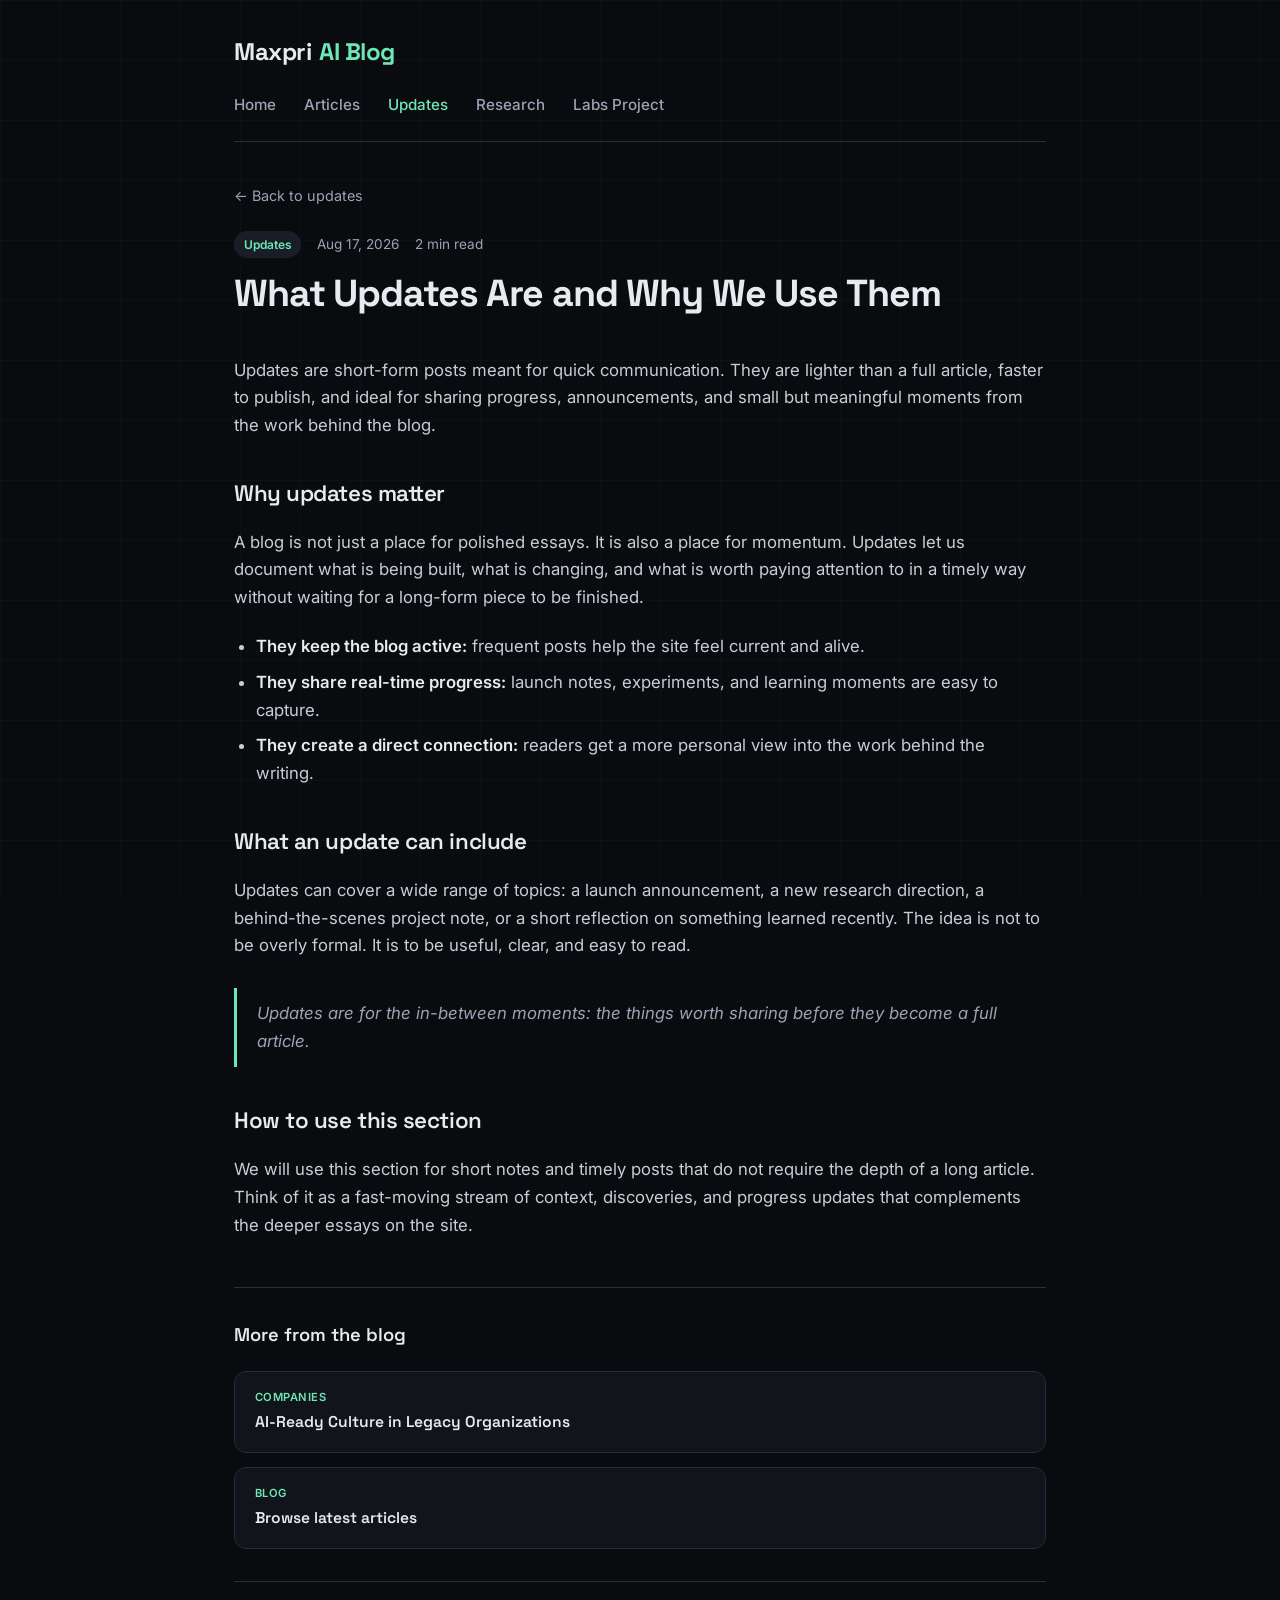
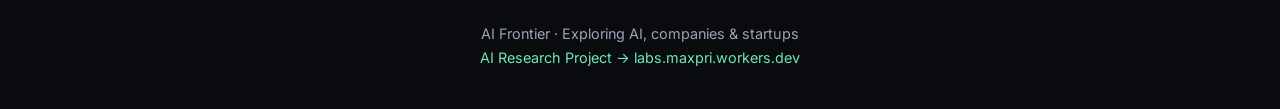
<file: updates/what-are-updates.html>
<!DOCTYPE html>
<html lang="en">
<head>
  <meta charset="UTF-8" />
  <meta name="viewport" content="width=device-width, initial-scale=1.0" />
  <title>What Updates Are and Why We Use Them — AI Frontier</title>
  <meta name="description" content="A short guide to what updates are and why they are useful for posts, progress reports, and announcements." />
  <link rel="preconnect" href="https://fonts.googleapis.com" />
  <link rel="preconnect" href="https://fonts.gstatic.com" crossorigin />
  <link href="https://fonts.googleapis.com/css2?family=Inter:wght@400;500;600;700&family=Space+Grotesk:wght@500;600;700&display=swap" rel="stylesheet" />
  <link rel="stylesheet" href="../style.css" />
</head>
<body>
  <div class="container">
    <header>
      <a href="../index.html" class="logo">Maxpri<span>AI Blog</span></a>
      <nav>
        <a href="../index.html">Home</a>
        <a href="../index.html#posts">Articles</a>
        <a href="index.html" class="active">Updates</a>
        <a href="../index.html#research">Research</a>
        <a href="https://labs.maxpri.workers.dev" target="_blank" rel="noopener">Labs Project</a>
      </nav>
    </header>

    <main>
      <a href="index.html" class="back-link">← Back to updates</a>

      <article>
        <div class="article-header">
          <div class="meta">
            <span class="tag">Updates</span>
            <span>Aug 17, 2026</span>
            <span>2 min read</span>
          </div>
          <h1>What Updates Are and Why We Use Them</h1>
        </div>

        <div class="article-body">
          <p>
            Updates are short-form posts meant for quick communication. They are lighter than a full
            article, faster to publish, and ideal for sharing progress, announcements, and small but
            meaningful moments from the work behind the blog.
          </p>

          <h2>Why updates matter</h2>
          <p>
            A blog is not just a place for polished essays. It is also a place for momentum. Updates let
            us document what is being built, what is changing, and what is worth paying attention to in a
            timely way without waiting for a long-form piece to be finished.
          </p>

          <ul>
            <li><strong>They keep the blog active:</strong> frequent posts help the site feel current and alive.</li>
            <li><strong>They share real-time progress:</strong> launch notes, experiments, and learning moments are easy to capture.</li>
            <li><strong>They create a direct connection:</strong> readers get a more personal view into the work behind the writing.</li>
          </ul>

          <h2>What an update can include</h2>
          <p>
            Updates can cover a wide range of topics: a launch announcement, a new research direction,
            a behind-the-scenes project note, or a short reflection on something learned recently.
            The idea is not to be overly formal. It is to be useful, clear, and easy to read.
          </p>

          <blockquote>
            Updates are for the in-between moments: the things worth sharing before they become a full article.
          </blockquote>

          <h2>How to use this section</h2>
          <p>
            We will use this section for short notes and timely posts that do not require the depth of a long
            article. Think of it as a fast-moving stream of context, discoveries, and progress updates that
            complements the deeper essays on the site.
          </p>
        </div>
      </article>

      <section class="related">
        <h2>More from the blog</h2>
        <div class="related-list">
          <a href="../articles/ai-ready-culture.html">
            <div class="rel-tag">Companies</div>
            <div class="rel-title">AI-Ready Culture in Legacy Organizations</div>
          </a>
          <a href="../index.html#posts">
            <div class="rel-tag">Blog</div>
            <div class="rel-title">Browse latest articles</div>
          </a>
        </div>
      </section>
    </main>

    <footer>
      <p>
        AI Frontier · Exploring AI, companies & startups
        <br />
        <a href="https://labs.maxpri.workers.dev" target="_blank" rel="noopener">AI Research Project → labs.maxpri.workers.dev</a>
      </p>
    </footer>
  </div>
</body>
</html>
</file>
<file: style.css>
:root {
  --bg: #0a0b0f;
  --surface: #12141c;
  --surface-2: #1a1d28;
  --border: #2a2e3a;
  --text: #e8eaef;
  --muted: #9ba3b5;
  --accent: #6ee7b7;
  --accent-dim: #34d399;
  --blue: #60a5fa;
  --purple: #a78bfa;
  --radius: 12px;
  --shadow: 0 8px 32px rgba(0,0,0,0.4);
}

* {
  margin: 0;
  padding: 0;
  box-sizing: border-box;
}

body {
  font-family: 'Inter', system-ui, sans-serif;
  background: var(--bg);
  color: var(--text);
  line-height: 1.65;
  min-height: 100vh;
}

body::before {
  content: '';
  position: fixed;
  inset: 0;
  background-image:
    linear-gradient(rgba(110, 231, 183, 0.03) 1px, transparent 1px),
    linear-gradient(90deg, rgba(110, 231, 183, 0.03) 1px, transparent 1px);
  background-size: 60px 60px;
  pointer-events: none;
  z-index: 0;
}

.container {
  max-width: 860px;
  margin: 0 auto;
  padding: 0 1.5rem;
  position: relative;
  z-index: 1;
}

/* Header */
header {
  padding: 2rem 0 1.5rem;
  border-bottom: 1px solid var(--border);
  margin-bottom: 2.5rem;
}

.logo {
  font-family: 'Space Grotesk', sans-serif;
  font-weight: 700;
  font-size: 1.5rem;
  letter-spacing: -0.02em;
  color: var(--text);
  text-decoration: none;
  display: inline-flex;
  align-items: center;
  gap: 0.5rem;
}

.logo span {
  color: var(--accent);
}

nav {
  margin-top: 1.25rem;
  display: flex;
  gap: 1.75rem;
  flex-wrap: wrap;
}

nav a {
  color: var(--muted);
  text-decoration: none;
  font-size: 0.95rem;
  font-weight: 500;
  transition: color 0.2s;
}

nav a:hover,
nav a.active {
  color: var(--accent);
}

/* Hero */
.hero {
  margin-bottom: 3.5rem;
}

.hero h1 {
  font-family: 'Space Grotesk', sans-serif;
  font-size: clamp(2rem, 5vw, 2.75rem);
  font-weight: 700;
  letter-spacing: -0.03em;
  line-height: 1.2;
  margin-bottom: 1rem;
}

.hero h1 .gradient {
  background: linear-gradient(135deg, var(--accent), var(--blue));
  -webkit-background-clip: text;
  -webkit-text-fill-color: transparent;
  background-clip: text;
}

.hero p {
  color: var(--muted);
  font-size: 1.125rem;
  max-width: 540px;
}

/* Research project callout */
.research-callout {
  background: linear-gradient(135deg, rgba(110, 231, 183, 0.08), rgba(96, 165, 250, 0.08));
  border: 1px solid rgba(110, 231, 183, 0.25);
  border-radius: var(--radius);
  padding: 1.5rem 1.75rem;
  margin-bottom: 3.5rem;
  display: flex;
  flex-direction: column;
  gap: 0.75rem;
}

.research-callout .label {
  font-size: 0.75rem;
  font-weight: 600;
  text-transform: uppercase;
  letter-spacing: 0.08em;
  color: var(--accent);
}

.research-callout h2 {
  font-family: 'Space Grotesk', sans-serif;
  font-size: 1.35rem;
  font-weight: 600;
}

.research-callout p {
  color: var(--muted);
  font-size: 0.975rem;
}

.research-callout a {
  display: inline-flex;
  align-items: center;
  gap: 0.5rem;
  margin-top: 0.5rem;
  color: var(--accent);
  font-weight: 600;
  text-decoration: none;
  font-size: 0.975rem;
  transition: gap 0.2s, color 0.2s;
}

.research-callout a:hover {
  color: var(--accent-dim);
  gap: 0.75rem;
}

.research-callout a svg {
  width: 16px;
  height: 16px;
}

/* Posts */
.section-title {
  font-family: 'Space Grotesk', sans-serif;
  font-size: 1.25rem;
  font-weight: 600;
  margin-bottom: 1.5rem;
  color: var(--text);
}

.posts {
  display: grid;
  grid-template-columns: repeat(3, minmax(0, 1fr));
  gap: 1.5rem;
  margin-bottom: 4rem;
}

article.card {
  display: flex;
  flex-direction: column;
  justify-content: space-between;
  background: var(--surface);
  border: 1px solid var(--border);
  border-radius: var(--radius);
  padding: 1.75rem;
  transition: border-color 0.2s, transform 0.2s;
  min-height: auto;
}

.posts {
  display: grid;
  grid-template-columns: repeat(3, minmax(0, 1fr));
  grid-auto-rows: 1fr;
  gap: 1.5rem;
  margin-bottom: 4rem;
}

article.card:hover {
  border-color: rgba(110, 231, 183, 0.35);
  transform: translateY(-2px);
}

@media (max-width: 1024px) {
  .posts {
    grid-template-columns: repeat(2, minmax(0, 1fr));
  }
}

@media (max-width: 700px) {
  .posts {
    grid-template-columns: 1fr;
  }
}

.meta {
  display: flex;
  gap: 1rem;
  align-items: center;
  margin-bottom: 0.75rem;
  font-size: 0.85rem;
  color: var(--muted);
  flex-wrap: wrap;
}

.tag {
  background: var(--surface-2);
  color: var(--accent);
  padding: 0.2rem 0.6rem;
  border-radius: 999px;
  font-size: 0.75rem;
  font-weight: 600;
}

article.card h3 {
  font-family: 'Space Grotesk', sans-serif;
  font-size: 1.25rem;
  font-weight: 600;
  margin-bottom: 0.6rem;
  letter-spacing: -0.01em;
}

article.card h3 a {
  color: inherit;
  text-decoration: none;
}

article.card h3 a:hover {
  color: var(--accent);
}

article.card p {
  color: var(--muted);
  font-size: 0.975rem;
}

/* Article page */
.article-header {
  margin-bottom: 2.5rem;
}

.article-header h1 {
  font-family: 'Space Grotesk', sans-serif;
  font-size: clamp(1.75rem, 4vw, 2.35rem);
  font-weight: 700;
  letter-spacing: -0.03em;
  line-height: 1.25;
  margin-bottom: 1rem;
}

.article-body {
  font-size: 1.05rem;
  color: var(--text);
}

.article-body p {
  margin-bottom: 1.35rem;
  color: #c8cdd8;
}

.article-body h2 {
  font-family: 'Space Grotesk', sans-serif;
  font-size: 1.4rem;
  font-weight: 600;
  margin: 2.25rem 0 1rem;
  letter-spacing: -0.02em;
}

.article-body h3 {
  font-family: 'Space Grotesk', sans-serif;
  font-size: 1.15rem;
  font-weight: 600;
  margin: 1.75rem 0 0.75rem;
}

.article-body ul,
.article-body ol {
  margin: 0 0 1.35rem 1.4rem;
  color: #c8cdd8;
}

.article-body li {
  margin-bottom: 0.5rem;
}

.article-body a {
  color: var(--accent);
  text-decoration: underline;
  text-underline-offset: 3px;
}

.article-body a:hover {
  color: var(--accent-dim);
}

.article-body blockquote {
  border-left: 3px solid var(--accent);
  margin: 1.75rem 0;
  padding: 0.75rem 0 0.75rem 1.25rem;
  color: var(--muted);
  font-style: italic;
}

.article-body strong {
  color: var(--text);
  font-weight: 600;
}

.back-link {
  display: inline-flex;
  align-items: center;
  gap: 0.4rem;
  color: var(--muted);
  text-decoration: none;
  font-size: 0.9rem;
  margin-bottom: 1.5rem;
  transition: color 0.2s;
}

.back-link:hover {
  color: var(--accent);
}

/* Related articles */
.related {
  margin: 3rem 0 2rem;
  padding-top: 2rem;
  border-top: 1px solid var(--border);
}

.related h2 {
  font-family: 'Space Grotesk', sans-serif;
  font-size: 1.15rem;
  font-weight: 600;
  margin-bottom: 1.25rem;
}

.related-list {
  display: flex;
  flex-direction: column;
  gap: 0.85rem;
}

.related-list a {
  display: block;
  background: var(--surface);
  border: 1px solid var(--border);
  border-radius: var(--radius);
  padding: 1rem 1.25rem;
  text-decoration: none;
  color: var(--text);
  transition: border-color 0.2s, transform 0.2s;
}

.related-list a:hover {
  border-color: rgba(110, 231, 183, 0.35);
  transform: translateY(-1px);
}

.related-list .rel-tag {
  font-size: 0.7rem;
  font-weight: 600;
  color: var(--accent);
  text-transform: uppercase;
  letter-spacing: 0.04em;
  margin-bottom: 0.25rem;
}

.related-list .rel-title {
  font-family: 'Space Grotesk', sans-serif;
  font-weight: 600;
  font-size: 0.975rem;
}

/* Updates */
#updates {
  margin-bottom: 3rem;
}

#updates .posts {
  grid-template-columns: repeat(1, minmax(0, 1fr));
  max-width: 460px;
}

/* Read more on cards */
.card .read-more {
  display: inline-block;
  margin-top: 0.85rem;
  color: var(--accent);
  font-weight: 600;
  font-size: 0.9rem;
  text-decoration: none;
}

.card .read-more:hover {
  color: var(--accent-dim);
}

/* Footer */
footer {
  border-top: 1px solid var(--border);
  padding: 2.5rem 0;
  text-align: center;
  color: var(--muted);
  font-size: 0.9rem;
}

footer a {
  color: var(--accent);
  text-decoration: none;
}

footer a:hover {
  text-decoration: underline;
}

@media (max-width: 600px) {
  .research-callout {
    padding: 1.25rem;
  }
  article.card {
    padding: 1.25rem;
  }
}
</file>
